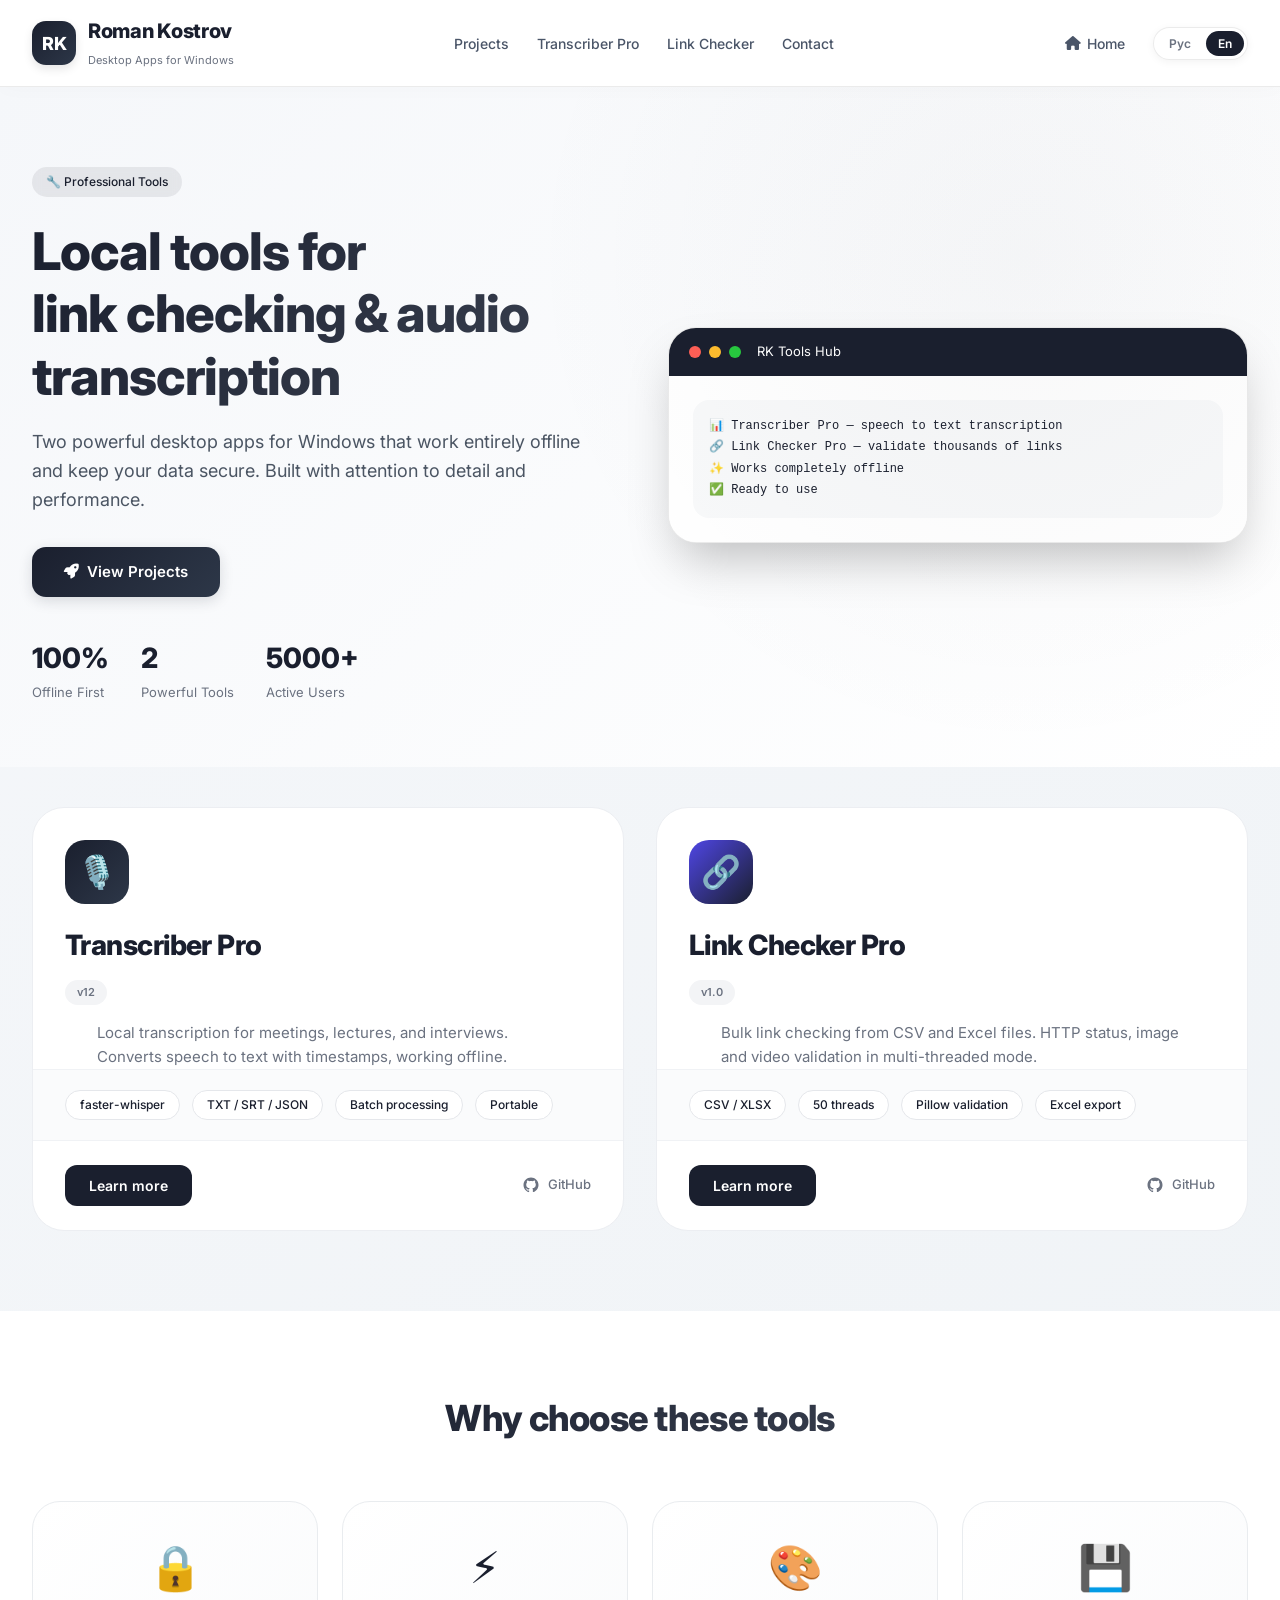
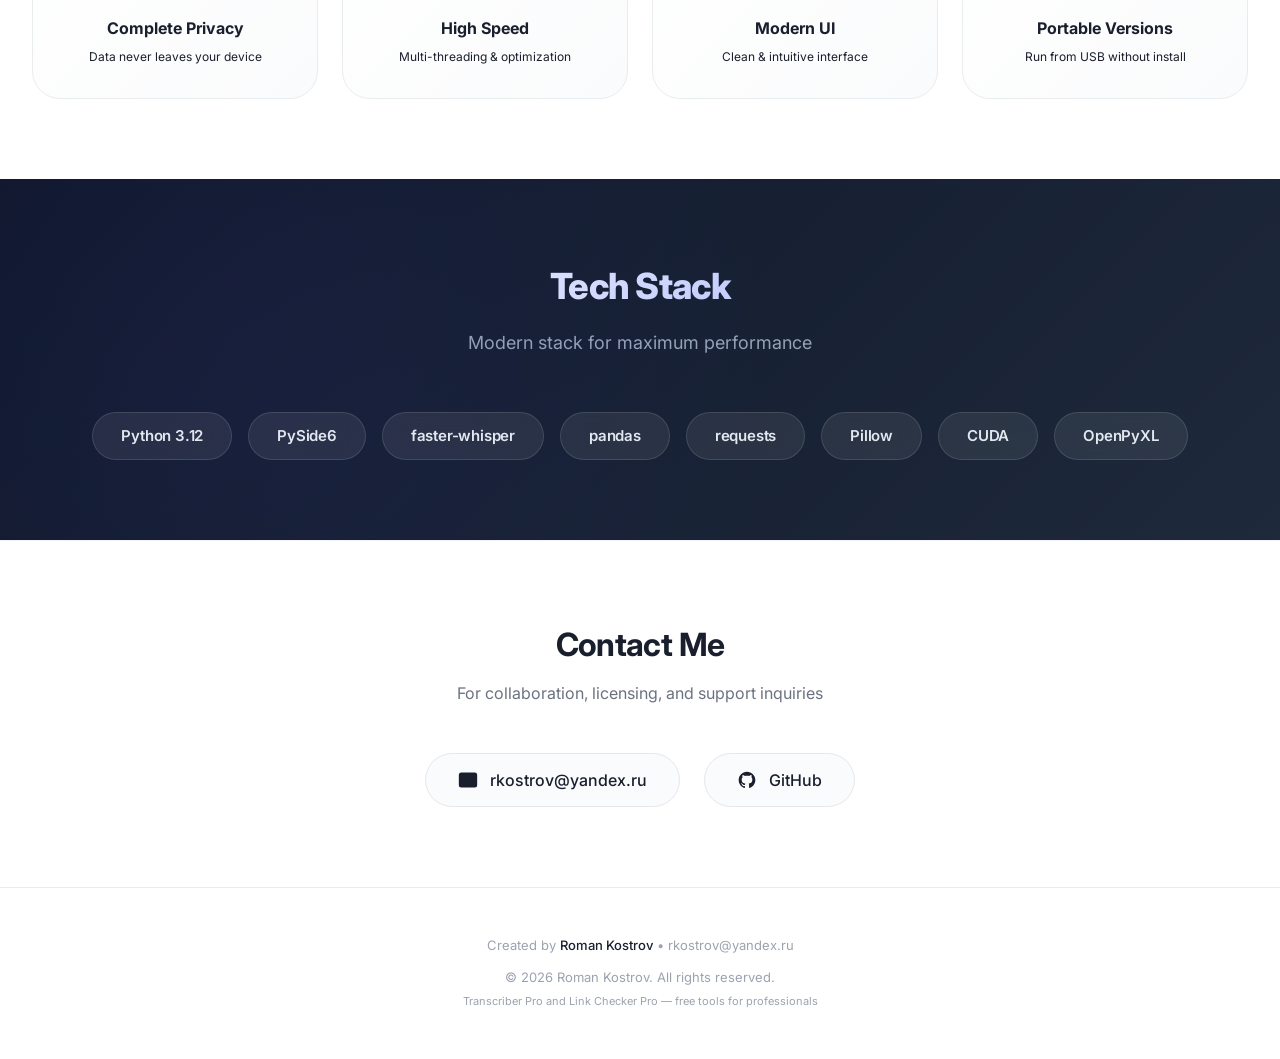
<file: index.html>
<!DOCTYPE html>
<html lang="ru">
<head>
    <meta charset="UTF-8">
    <meta name="viewport" content="width=device-width, initial-scale=1.0, viewport-fit=cover">
    <meta name="description" content="Roman Kostrov — Transcriber Pro и Link Checker Pro. Мощные локальные инструменты для транскрибации речи и проверки ссылок">
    <title>Roman Kostrov — Transcriber Pro & Link Checker Pro</title>
    <link href="https://fonts.googleapis.com/css2?family=Inter:opsz,wght@14..32,300;400;500;600;700;800&display=swap" rel="stylesheet">
    <link rel="stylesheet" href="https://cdnjs.cloudflare.com/ajax/libs/font-awesome/6.5.1/css/all.min.css">
    <link rel="stylesheet" href="styles.css">
    <!-- Yandex.Metrika counter -->
<script type="text/javascript">
    (function(m,e,t,r,i,k,a){
        m[i]=m[i]||function(){(m[i].a=m[i].a||[]).push(arguments)};
        m[i].l=1*new Date();
        for (var j = 0; j < document.scripts.length; j++) {if (document.scripts[j].src === r) { return; }}
        k=e.createElement(t),a=e.getElementsByTagName(t)[0],k.async=1,k.src=r,a.parentNode.insertBefore(k,a)
    })(window, document,'script','https://mc.yandex.ru/metrika/tag.js?id=109370089', 'ym');

    ym(109370089, 'init', {ssr:true, webvisor:true, clickmap:true, ecommerce:"dataLayer", referrer: document.referrer, url: location.href, accurateTrackBounce:true, trackLinks:true});
</script>
<noscript><div><img src="https://mc.yandex.ru/watch/109370089" style="position:absolute; left:-9999px;" alt="" /></div></noscript>
<!-- /Yandex.Metrika counter -->
</head>
<body class="lang-ru">
    <header class="header">
        <div class="container">
            <div class="header-inner">
                <a href="/index.html" class="logo">
                    <div class="logo-icon">RK</div>
                    <div class="logo-text">
                        <h1>Roman Kostrov</h1>
                        <p class="lang-inline-ru">Desktop-приложения для Windows</p>
                        <p class="lang-inline-en">Desktop Apps for Windows</p>
                    </div>
                </a>
                <div class="nav">
                    <a href="#projects" class="lang-inline-ru">Проекты</a>
                    <a href="#projects" class="lang-inline-en">Projects</a>
                    <a href="transcriber.html" class="lang-inline-ru">Transcriber Pro</a>
                    <a href="transcriber.html" class="lang-inline-en">Transcriber Pro</a>
                    <a href="linkchecker.html" class="lang-inline-ru">Link Checker</a>
                    <a href="linkchecker.html" class="lang-inline-en">Link Checker</a>
                    <a href="#contact" class="lang-inline-ru">Контакты</a>
                    <a href="#contact" class="lang-inline-en">Contact</a>
                </div>
                <div class="header-controls">
                    <a href="/index.html" class="home-btn">
                        <i class="fas fa-home"></i>
                        <span class="lang-inline-ru">Главная</span>
                        <span class="lang-inline-en">Home</span>
                    </a>
                    <div class="lang-switch">
                        <button class="lang-option active" data-lang="ru">Рус</button>
                        <button class="lang-option" data-lang="en">En</button>
                    </div>
                </div>
            </div>
        </div>
    </header>

    <main>
        <section class="hero">
            <div class="container">
                <div class="hero-grid">
                    <div>
                        <span class="hero-badge lang-inline-ru">🔧 Инструменты для профессионалов</span>
                        <span class="hero-badge lang-inline-en">🔧 Professional Tools</span>
                        
                        <h2 class="lang-block-ru">Локальные инструменты<br>для работы со ссылками и аудио</h2>
                        <h2 class="lang-block-en">Local tools for<br>link checking & audio transcription</h2>
                        
                        <p class="lang-block-ru">Два мощных desktop-приложения для Windows, которые работают полностью локально и сохраняют ваши данные в безопасности. Создано с вниманием к деталям и производительности.</p>
                        <p class="lang-block-en">Two powerful desktop apps for Windows that work entirely offline and keep your data secure. Built with attention to detail and performance.</p>
                        
                        <div>
                            <a href="#projects" class="btn-primary">
                                <i class="fas fa-rocket"></i>
                                <span class="lang-inline-ru">Смотреть проекты</span>
                                <span class="lang-inline-en">View Projects</span>
                            </a>
                        </div>
                        <div class="hero-stats">
                            <div>
                                <div class="stat-number">100%</div>
                                <div class="stat-label lang-inline-ru">Локальная работа</div>
                                <div class="stat-label lang-inline-en">Offline First</div>
                            </div>
                            <div>
                                <div class="stat-number">2</div>
                                <div class="stat-label lang-inline-ru">Мощных инструмента</div>
                                <div class="stat-label lang-inline-en">Powerful Tools</div>
                            </div>
                            <div>
                                <div class="stat-number">5000+</div>
                                <div class="stat-label lang-inline-ru">Активных пользователей</div>
                                <div class="stat-label lang-inline-en">Active Users</div>
                            </div>
                        </div>
                    </div>
                    <div class="hero-image">
                        <div class="mockup-header">
                            <div class="mockup-dot"></div>
                            <div class="mockup-dot"></div>
                            <div class="mockup-dot"></div>
                            <span style="margin-left: 8px; font-size: 13px;">RK Tools Hub</span>
                        </div>
                        <div class="mockup-body">
                            <div class="mockup-text">
                                <span class="lang-block-ru">📊 Transcriber Pro — транскрибация речи в текст<br></span>
                                <span class="lang-block-en">📊 Transcriber Pro — speech to text transcription<br></span>
                                <span class="lang-block-ru">🔗 Link Checker Pro — валидация тысяч ссылок<br></span>
                                <span class="lang-block-en">🔗 Link Checker Pro — validate thousands of links<br></span>
                                <span class="lang-block-ru">✨ Работает полностью локально<br></span>
                                <span class="lang-block-en">✨ Works completely offline<br></span>
                                <span class="lang-block-ru">✅️ Готово к использованию<br></span>
                                <span class="lang-block-en">✅️ Ready to use<br></span>
                            </div>
                        </div>
                    </div>
                </div>
            </div>
        </section>

<section class="projects" id="projects">
    <div class="container">
        <div class="projects-grid">
            <div class="project-card">
                <div class="project-header">
                    <div class="project-icon transcriber">🎙️</div>
                    <h3>Transcriber Pro</h3>
                    <span class="project-tag">v12</span>
                    <div class="project-description">
                        <p class="lang-block-ru">Локальная транскрибация встреч, лекций и интервью. Превращает речь в текст с таймкодами, работая без интернета.</p>
                        <p class="lang-block-en">Local transcription for meetings, lectures, and interviews. Converts speech to text with timestamps, working offline.</p>
                    </div>
                </div>
                <div class="project-features">
                    <span class="feature-tag">faster-whisper</span>
                    <span class="feature-tag">TXT / SRT / JSON</span>
                    <!-- Для русского: Батч-обработка, для английского: Batch processing -->
                    <span class="feature-tag lang-inline-ru">Батч-обработка</span>
                    <span class="feature-tag lang-inline-en">Batch processing</span>
                    <!-- Для русского: Портативная версия, для английского: Portable -->
                    <span class="feature-tag lang-inline">Portable</span>
                </div>
                <div class="project-footer">
                    <a href="transcriber.html" class="btn-project lang-inline-ru">Подробнее</a>
                    <a href="transcriber.html" class="btn-project lang-inline-en">Learn more</a>
                    <a href="https://github.com/romankostrov/transcriber" class="github-link" target="_blank">
                        <svg viewBox="0 0 24 24" fill="currentColor" width="18" height="18">
                            <path d="M12 2C6.48 2 2 6.48 2 12c0 4.42 2.87 8.17 6.84 9.49.5.09.68-.21.68-.48 0-.24-.01-.88-.01-1.72-2.78.6-3.37-1.34-3.37-1.34-.46-1.16-1.11-1.47-1.11-1.47-.91-.62.07-.61.07-.61 1.01.07 1.54 1.03 1.54 1.03.89 1.52 2.34 1.08 2.91.83.09-.65.35-1.09.63-1.34-2.22-.25-4.55-1.11-4.55-4.94 0-1.09.39-1.98 1.03-2.68-.1-.25-.45-1.28.1-2.66 0 0 .84-.27 2.75 1.02.8-.22 1.65-.33 2.5-.33.85 0 1.7.11 2.5.33 1.91-1.29 2.75-1.02 2.75-1.02.55 1.38.2 2.41.1 2.66.64.7 1.03 1.59 1.03 2.68 0 3.84-2.34 4.68-4.57 4.93.36.31.68.92.68 1.85 0 1.34-.01 2.42-.01 2.75 0 .27.18.58.69.48C19.13 20.17 22 16.42 22 12c0-5.52-4.48-10-10-10z"/>
                        </svg>
                        GitHub
                    </a>
                </div>
            </div>

            <div class="project-card">
                <div class="project-header">
                    <div class="project-icon linkchecker">🔗</div>
                    <h3>Link Checker Pro</h3>
                    <span class="project-tag">v1.0</span>
                    <div class="project-description">
                        <p class="lang-block-ru">Массовая проверка ссылок из CSV и Excel. HTTP статусы, валидация изображений и видео в многопоточном режиме.</p>
                        <p class="lang-block-en">Bulk link checking from CSV and Excel files. HTTP status, image and video validation in multi-threaded mode.</p>
                    </div>
                </div>
                <div class="project-features">
                    <span class="feature-tag">CSV / XLSX</span>
                    <span class="feature-tag">50 <span class="lang-inline-ru">потоков</span><span class="lang-inline-en">threads</span></span>
                    <span class="feature-tag lang-inline-ru">Pillow проверка</span>
                    <span class="feature-tag lang-inline-en">Pillow validation</span>
                    <span class="feature-tag lang-inline-ru">Экспорт Excel</span>
                    <span class="feature-tag lang-inline-en">Excel export</span>
                    <!-- Добавляем幽灵-элементы для сохранения высоты -->
                    <span class="feature-tag lang-en ghost-tag" style="visibility: hidden; pointer-events: none;">&nbsp;</span>
                </div>
                <div class="project-footer">
                    <a href="linkchecker.html" class="btn-project lang-inline-ru">Подробнее</a>
                    <a href="linkchecker.html" class="btn-project lang-inline-en">Learn more</a>
                    <a href="https://github.com/romankostrov/urlcheckin" class="github-link" target="_blank">
                        <svg viewBox="0 0 24 24" fill="currentColor" width="18" height="18">
                            <path d="M12 2C6.48 2 2 6.48 2 12c0 4.42 2.87 8.17 6.84 9.49.5.09.68-.21.68-.48 0-.24-.01-.88-.01-1.72-2.78.6-3.37-1.34-3.37-1.34-.46-1.16-1.11-1.47-1.11-1.47-.91-.62.07-.61.07-.61 1.01.07 1.54 1.03 1.54 1.03.89 1.52 2.34 1.08 2.91.83.09-.65.35-1.09.63-1.34-2.22-.25-4.55-1.11-4.55-4.94 0-1.09.39-1.98 1.03-2.68-.1-.25-.45-1.28.1-2.66 0 0 .84-.27 2.75 1.02.8-.22 1.65-.33 2.5-.33.85 0 1.7.11 2.5.33 1.91-1.29 2.75-1.02 2.75-1.02.55 1.38.2 2.41.1 2.66.64.7 1.03 1.59 1.03 2.68 0 3.84-2.34 4.68-4.57 4.93.36.31.68.92.68 1.85 0 1.34-.01 2.42-.01 2.75 0 .27.18.58.69.48C19.13 20.17 22 16.42 22 12c0-5.52-4.48-10-10-10z"/>
                        </svg>
                        GitHub
                    </a>
                </div>
            </div>
        </div>
    </div>
</section>

        <section class="highlights">
            <div class="container">
                <div class="section-header">
                    <h3 class="lang-block-ru">Почему выбирают эти инструменты</h3>
                    <h3 class="lang-block-en">Why choose these tools</h3>
                </div>
                <div class="highlights-grid">
                    <div class="highlight-card">
                        <div class="highlight-icon">🔒</div>
                        <h4 class="lang-block-ru">Полная конфиденциальность</h4>
                        <h4 class="lang-block-en">Complete Privacy</h4>
                        <p class="lang-block-ru" style="font-size: 12px; margin-top: 8px;">Данные не покидают ваш компьютер</p>
                        <p class="lang-block-en" style="font-size: 12px; margin-top: 8px;">Data never leaves your device</p>
                    </div>
                    <div class="highlight-card">
                        <div class="highlight-icon">⚡</div>
                        <h4 class="lang-block-ru">Высокая скорость</h4>
                        <h4 class="lang-block-en">High Speed</h4>
                        <p class="lang-block-ru" style="font-size: 12px; margin-top: 8px;">Многопоточность и оптимизация</p>
                        <p class="lang-block-en" style="font-size: 12px; margin-top: 8px;">Multi-threading & optimization</p>
                    </div>
                    <div class="highlight-card">
                        <div class="highlight-icon">🎨</div>
                        <h4 class="lang-block-ru">Современный UI</h4>
                        <h4 class="lang-block-en">Modern UI</h4>
                        <p class="lang-block-ru" style="font-size: 12px; margin-top: 8px;">Приятный и интуитивный интерфейс</p>
                        <p class="lang-block-en" style="font-size: 12px; margin-top: 8px;">Clean & intuitive interface</p>
                    </div>
                    <div class="highlight-card">
                        <div class="highlight-icon">💾</div>
                        <h4 class="lang-block-ru">Portable версии</h4>
                        <h4 class="lang-block-en">Portable Versions</h4>
                        <p class="lang-block-ru" style="font-size: 12px; margin-top: 8px;">Работайте с флешки без установки</p>
                        <p class="lang-block-en" style="font-size: 12px; margin-top: 8px;">Run from USB without install</p>
                    </div>
                </div>
            </div>
        </section>

        <!-- НОВАЯ СЕКЦИЯ ТЕХНОЛОГИЙ — тёмный фон, бейджи с эффектом стекла -->
        <section class="tech-stack">
            <div class="container">
                <div class="section-header">
                    <h3 class="lang-block-ru">Технологии</h3>
                    <h3 class="lang-block-en">Tech Stack</h3>
                    <p class="lang-block-ru">Современный стек для максимальной производительности</p>
                    <p class="lang-block-en">Modern stack for maximum performance</p>
                </div>
                <div class="tech-badges">
                    <span class="tech-badge">Python 3.12</span>
                    <span class="tech-badge">PySide6</span>
                    <span class="tech-badge">faster-whisper</span>
                    <span class="tech-badge">pandas</span>
                    <span class="tech-badge">requests</span>
                    <span class="tech-badge">Pillow</span>
                    <span class="tech-badge">CUDA</span>
                    <span class="tech-badge">OpenPyXL</span>
                </div>
            </div>
        </section>

        <!-- НОВАЯ СЕКЦИЯ КОНТАКТОВ — минималистичная, светлая -->
        <section class="contact" id="contact">
            <div class="container">
                <h3 class="lang-block-ru">Связаться со мной</h3>
                <h3 class="lang-block-en">Contact Me</h3>
                <div class="section-subtitle">
                    <span class="lang-block-ru">По вопросам сотрудничества, лицензирования и поддержки</span>
                    <span class="lang-block-en">For collaboration, licensing, and support inquiries</span>
                </div>
                
                <div class="contact-links">
                    <a href="mailto:rkostrov@yandex.ru" class="contact-item">
                        <svg viewBox="0 0 24 24" fill="none" stroke="currentColor" stroke-width="2" width="20" height="20">
                            <path d="M4 4h16c1.1 0 2 .9 2 2v12c0 1.1-.9 2-2 2H4c-1.1 0-2-.9-2-2V6c0-1.1.9-2 2-2z"/>
                            <polyline points="22,6 12,13 2,6"/>
                        </svg>
                        rkostrov@yandex.ru
                    </a>
                    <a href="https://github.com/romankostrov" class="contact-item" target="_blank">
                        <svg viewBox="0 0 24 24" fill="currentColor" width="20" height="20">
                            <path d="M12 2C6.48 2 2 6.48 2 12c0 4.42 2.87 8.17 6.84 9.49.5.09.68-.21.68-.48 0-.24-.01-.88-.01-1.72-2.78.6-3.37-1.34-3.37-1.34-.46-1.16-1.11-1.47-1.11-1.47-.91-.62.07-.61.07-.61 1.01.07 1.54 1.03 1.54 1.03.89 1.52 2.34 1.08 2.91.83.09-.65.35-1.09.63-1.34-2.22-.25-4.55-1.11-4.55-4.94 0-1.09.39-1.98 1.03-2.68-.1-.25-.45-1.28.1-2.66 0 0 .84-.27 2.75 1.02.8-.22 1.65-.33 2.5-.33.85 0 1.7.11 2.5.33 1.91-1.29 2.75-1.02 2.75-1.02.55 1.38.2 2.41.1 2.66.64.7 1.03 1.59 1.03 2.68 0 3.84-2.34 4.68-4.57 4.93.36.31.68.92.68 1.85 0 1.34-.01 2.42-.01 2.75 0 .27.18.58.69.48C19.13 20.17 22 16.42 22 12c0-5.52-4.48-10-10-10z"/>
                        </svg>
                        GitHub
                    </a>
                </div>
            </div>
        </section>
    </main>

    <div id="footer-placeholder"></div>

    <script>
        fetch('footer.html')
            .then(response => response.text())
            .then(data => document.getElementById('footer-placeholder').innerHTML = data)
            .catch(console.error);

        const langButtons = document.querySelectorAll('.lang-option');
        function setLanguage(lang) {
            langButtons.forEach(btn => {
                if (btn.getAttribute('data-lang') === lang) btn.classList.add('active');
                else btn.classList.remove('active');
            });
            if (lang === 'en') {
                document.body.classList.remove('lang-ru');
                document.body.classList.add('lang-en');
                localStorage.setItem('rk-lang', 'en');
                document.documentElement.lang = 'en';
            } else {
                document.body.classList.remove('lang-en');
                document.body.classList.add('lang-ru');
                localStorage.setItem('rk-lang', 'ru');
                document.documentElement.lang = 'ru';
            }
        }
        langButtons.forEach(btn => btn.addEventListener('click', () => setLanguage(btn.getAttribute('data-lang'))));
        const savedLang = localStorage.getItem('rk-lang');
        if (savedLang === 'en') setLanguage('en');
        else if (savedLang === 'ru') setLanguage('ru');
        else setLanguage(navigator.language?.startsWith('en') ? 'en' : 'ru');

        document.querySelectorAll('a[href^="#"]').forEach(anchor => {
            anchor.addEventListener('click', function(e) {
                const target = document.querySelector(this.getAttribute('href'));
                if (target) { e.preventDefault(); target.scrollIntoView({ behavior: 'smooth' }); }
            });
        });
    </script>
</body>
</html>
</file>
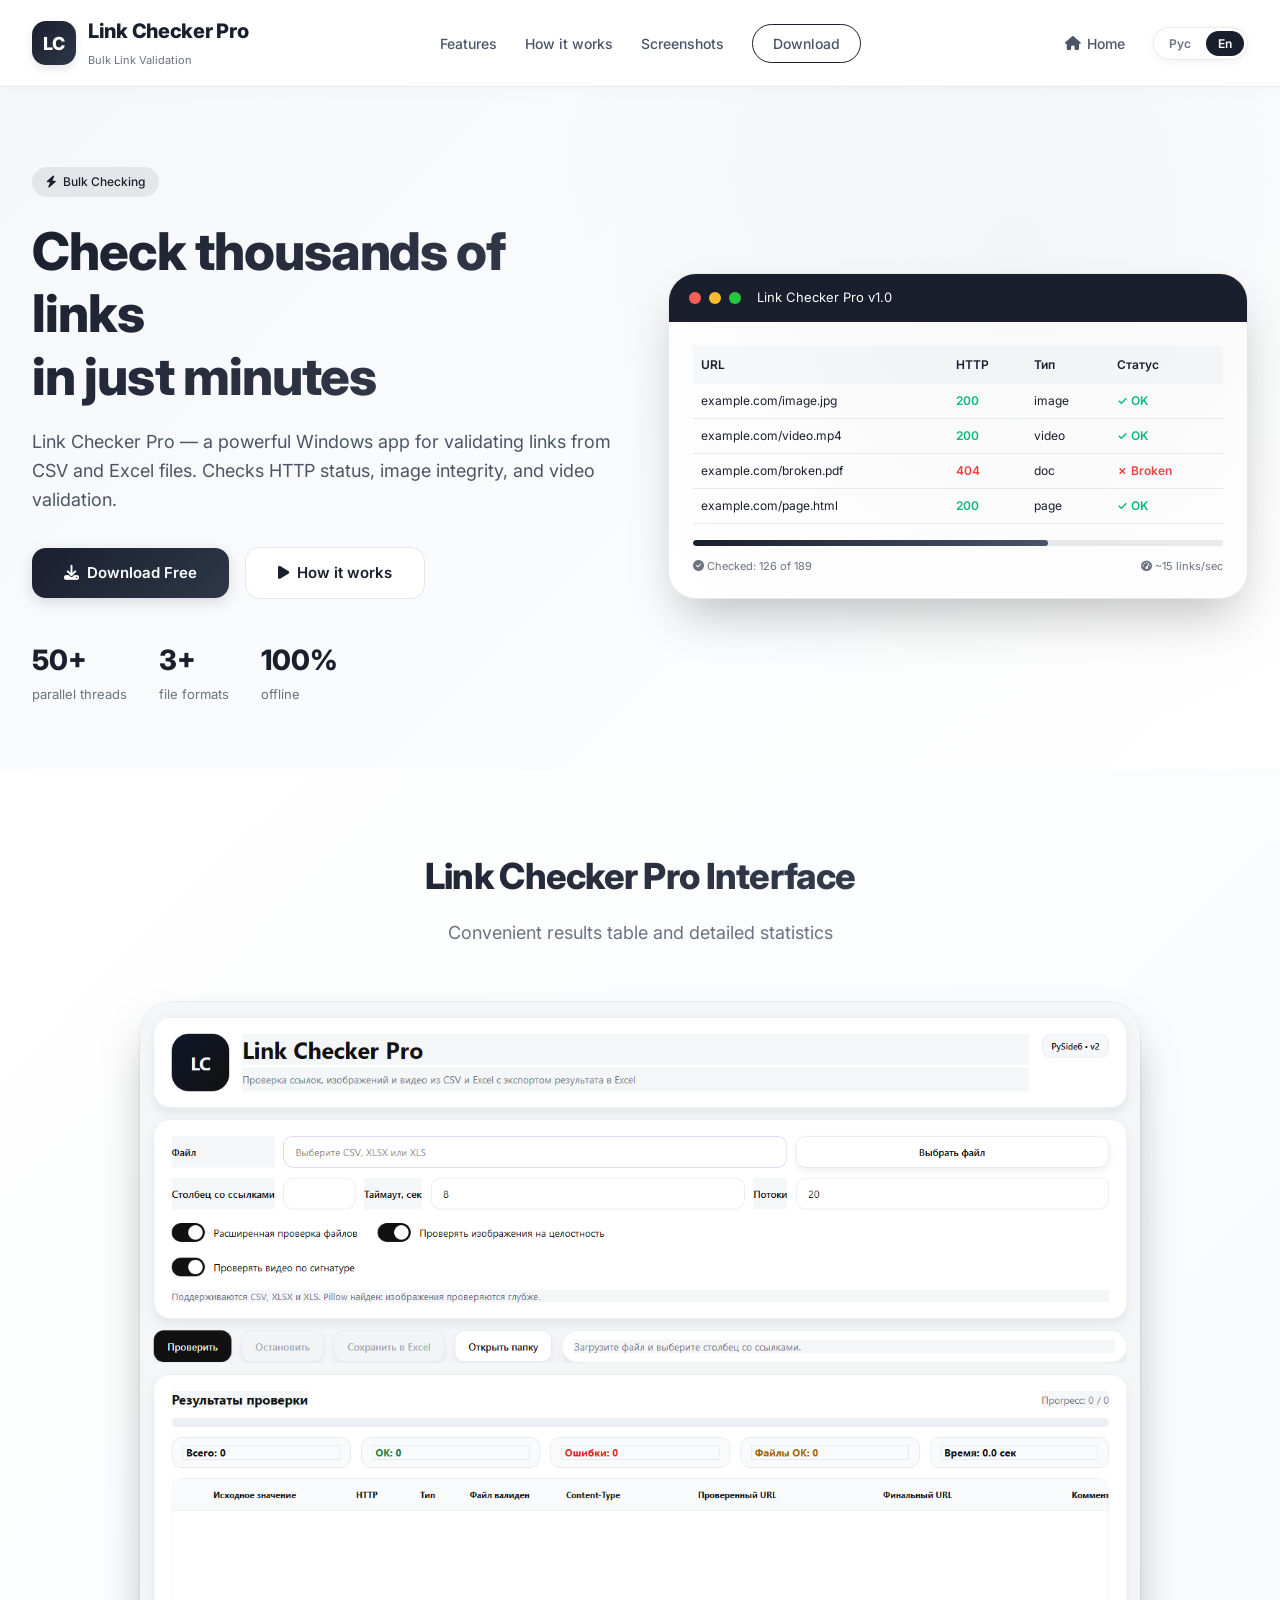
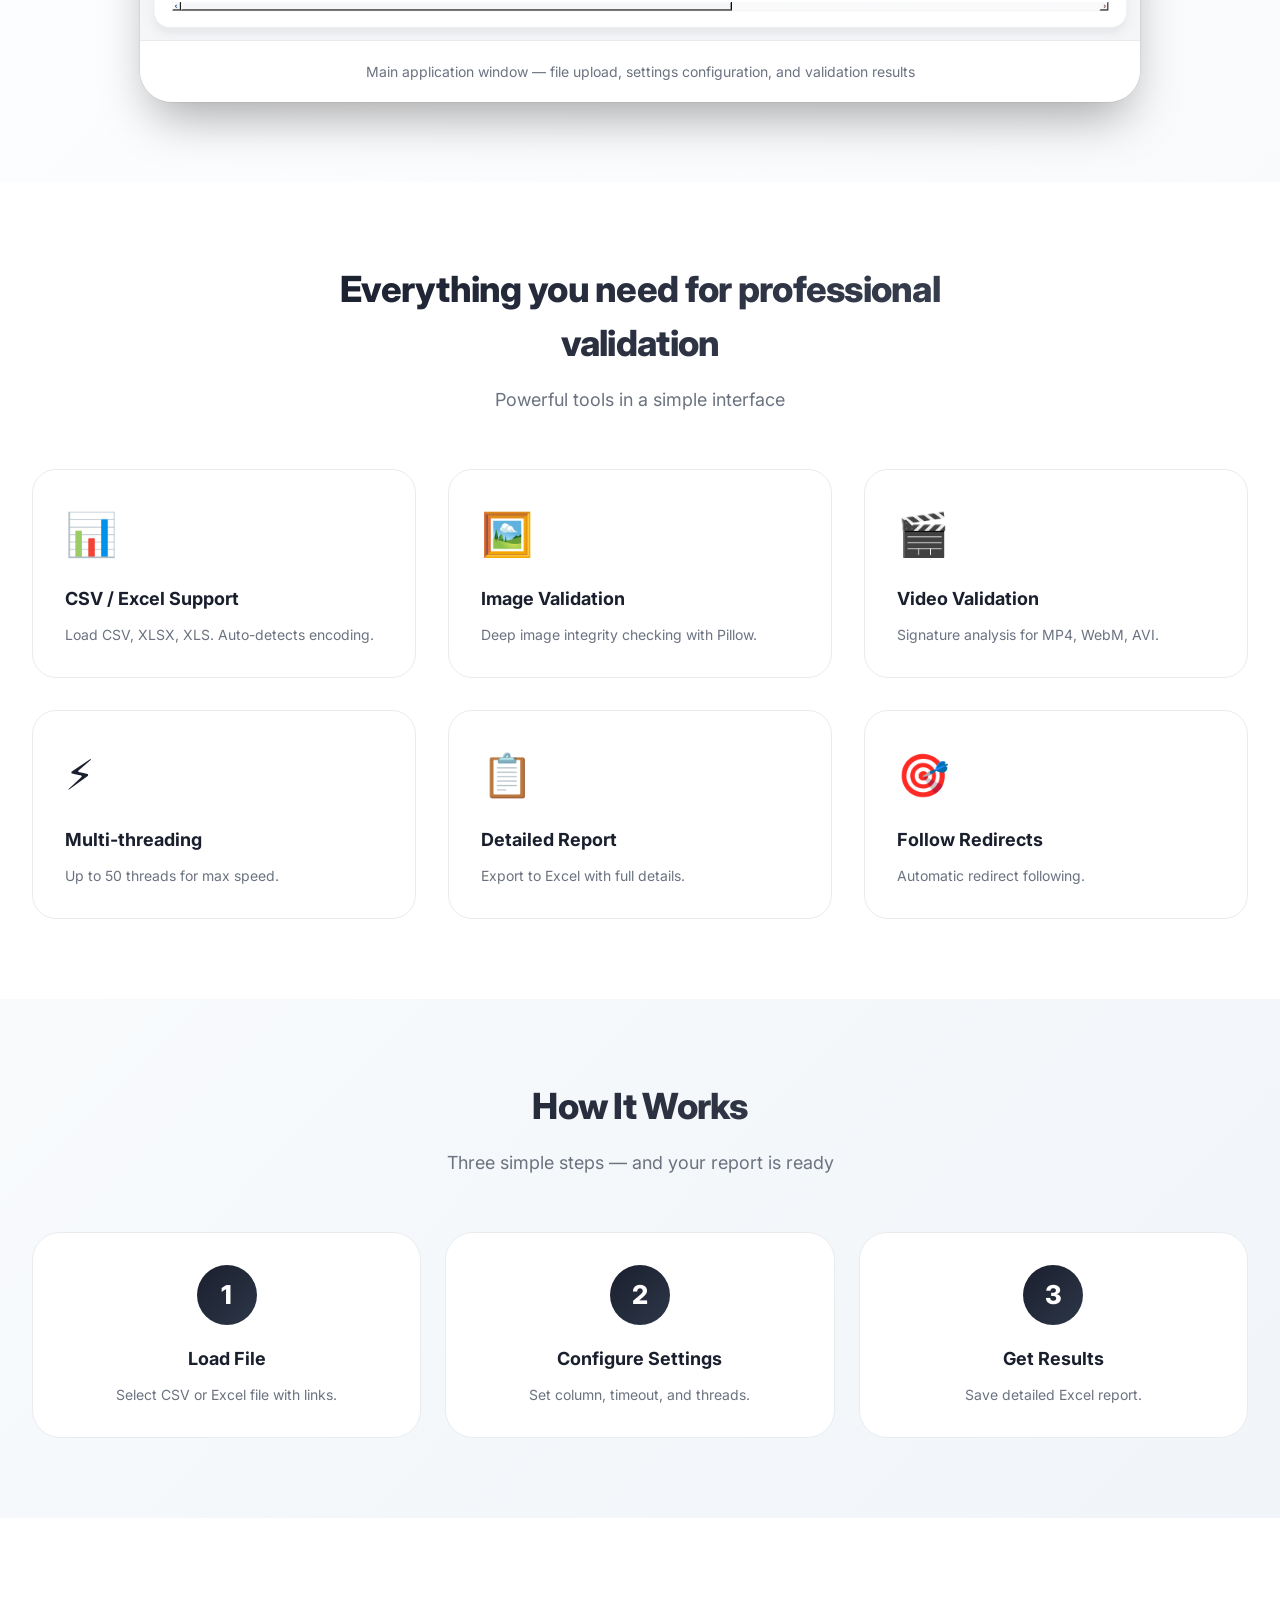
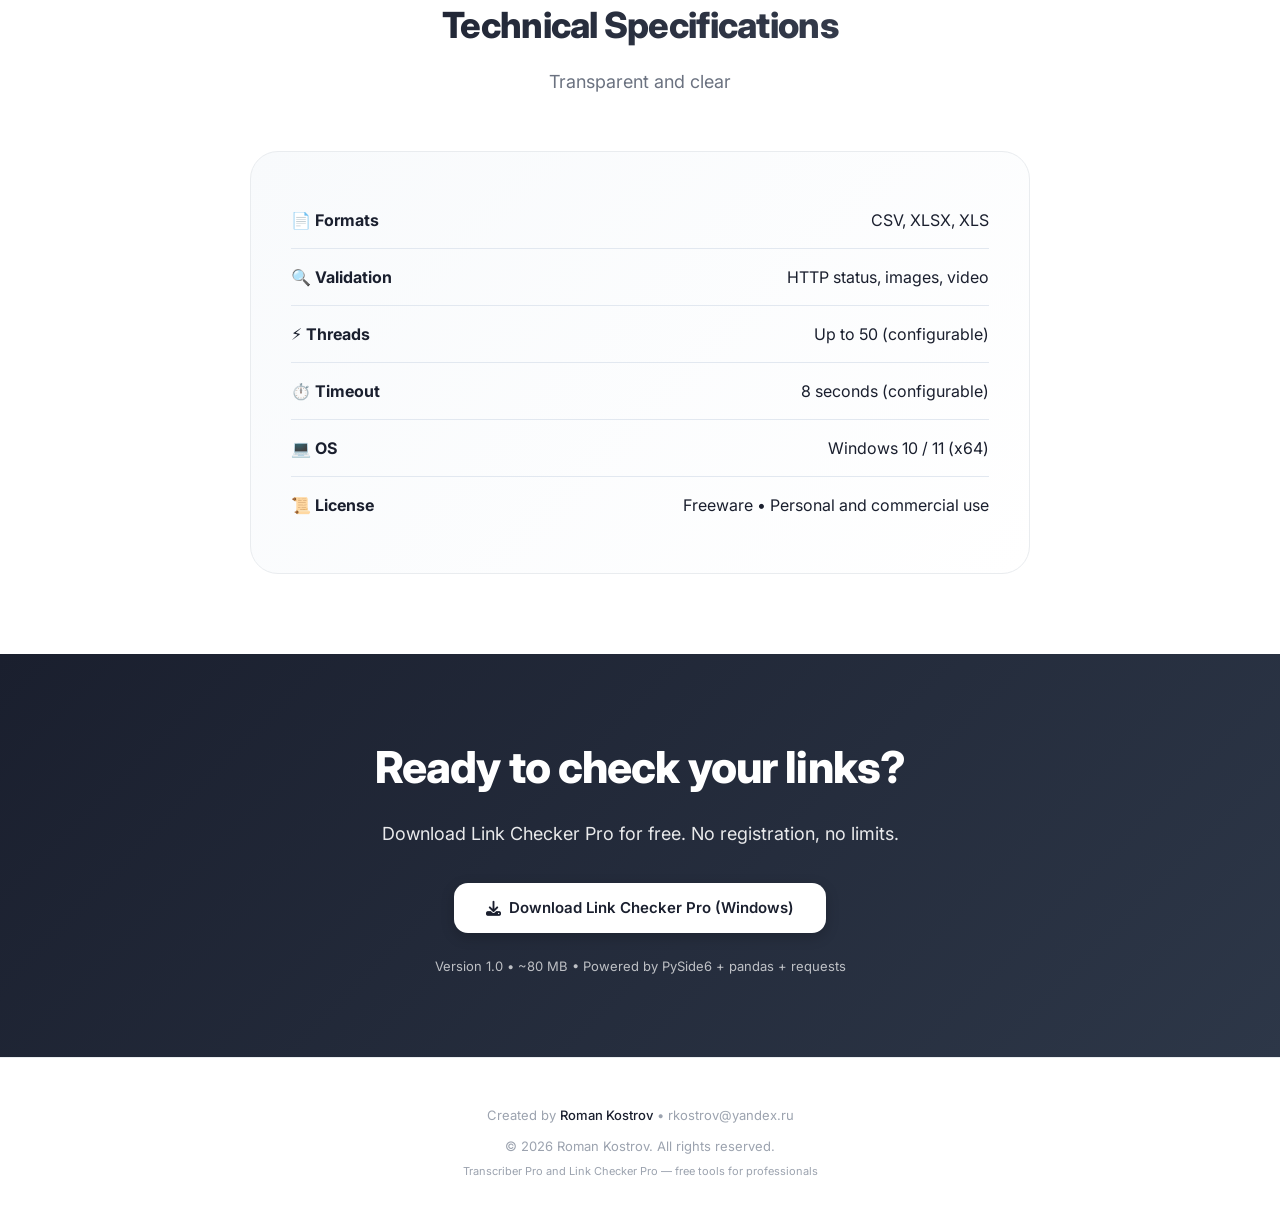
<file: linkchecker.html>
<!DOCTYPE html>
<html lang="ru">
<head>
    <meta charset="UTF-8">
    <meta name="viewport" content="width=device-width, initial-scale=1.0, viewport-fit=cover">
    <meta name="description" content="Link Checker Pro - мощное приложение для массовой проверки ссылок, изображений и видео из CSV/Excel файлов">
    <title>Link Checker Pro — Массовая проверка ссылок из CSV и Excel</title>
    <link href="https://fonts.googleapis.com/css2?family=Inter:opsz,wght@14..32,300;400;500;600;700;800&display=swap" rel="stylesheet">
    <link rel="stylesheet" href="https://cdnjs.cloudflare.com/ajax/libs/font-awesome/6.5.1/css/all.min.css">
    <link rel="stylesheet" href="styles.css">
    <!-- Yandex.Metrika counter -->
<script type="text/javascript">
    (function(m,e,t,r,i,k,a){
        m[i]=m[i]||function(){(m[i].a=m[i].a||[]).push(arguments)};
        m[i].l=1*new Date();
        for (var j = 0; j < document.scripts.length; j++) {if (document.scripts[j].src === r) { return; }}
        k=e.createElement(t),a=e.getElementsByTagName(t)[0],k.async=1,k.src=r,a.parentNode.insertBefore(k,a)
    })(window, document,'script','https://mc.yandex.ru/metrika/tag.js?id=109370089', 'ym');

    ym(109370089, 'init', {ssr:true, webvisor:true, clickmap:true, ecommerce:"dataLayer", referrer: document.referrer, url: location.href, accurateTrackBounce:true, trackLinks:true});
</script>
<noscript><div><img src="https://mc.yandex.ru/watch/109370089" style="position:absolute; left:-9999px;" alt="" /></div></noscript>
<!-- /Yandex.Metrika counter -->
</head>
<body class="lang-ru">
    <header class="header">
        <div class="container">
            <div class="header-inner">
                <a href="/index.html" class="logo">
                    <div class="logo-icon">LC</div>
                    <div class="logo-text">
                        <h1>Link Checker Pro</h1>
                        <p class="lang-inline-ru">Массовая проверка ссылок</p>
                        <p class="lang-inline-en">Bulk Link Validation</p>
                    </div>
                </a>
                <div class="nav">
                    <a href="#features" class="lang-inline-ru">Возможности</a>
                    <a href="#features" class="lang-inline-en">Features</a>
                    <a href="#howitworks" class="lang-inline-ru">Как работает</a>
                    <a href="#howitworks" class="lang-inline-en">How it works</a>
                    <a href="#screenshot" class="lang-inline-ru">Скриншоты</a>
                    <a href="#screenshot" class="lang-inline-en">Screenshots</a>
                    <a href="#download" class="btn-outline lang-inline-ru">Скачать</a>
                    <a href="#download" class="btn-outline lang-inline-en">Download</a>
                </div>
                <div class="header-controls">
                    <a href="/index.html" class="home-btn">
                        <i class="fas fa-home"></i>
                        <span class="lang-inline-ru">Главная</span>
                        <span class="lang-inline-en">Home</span>
                    </a>
                    <div class="lang-switch">
                        <button class="lang-option active" data-lang="ru">Рус</button>
                        <button class="lang-option" data-lang="en">En</button>
                    </div>
                </div>
            </div>
        </div>
    </header>

    <main>
        <!-- Hero Section -->
        <section class="hero">
            <div class="container">
                <div class="hero-grid">
                    <div>
                        <span class="hero-badge">
                            <i class="fas fa-bolt"></i>
                            <span class="lang-inline-ru">Массовая проверка</span>
                            <span class="lang-inline-en">Bulk Checking</span>
                        </span>
                        <h2 class="lang-block-ru">Проверьте тысячи ссылок<br>за считанные минуты</h2>
                        <h2 class="lang-block-en">Check thousands of links<br>in just minutes</h2>
                        <p class="lang-block-ru">Link Checker Pro — мощное Windows-приложение для валидации ссылок из CSV и Excel. Проверяет HTTP статусы, целостность изображений и видео.</p>
                        <p class="lang-block-en">Link Checker Pro — a powerful Windows app for validating links from CSV and Excel files. Checks HTTP status, image integrity, and video validation.</p>
                        <div>
                            <a href="#download" class="btn-primary" style="margin-right: 12px;">
                                <i class="fas fa-download"></i>
                                <span class="lang-inline-ru">Скачать бесплатно</span>
                                <span class="lang-inline-en">Download Free</span>
                            </a>
                            <a href="#howitworks" class="btn-secondary">
                                <i class="fas fa-play"></i>
                                <span class="lang-inline-ru">Как работает</span>
                                <span class="lang-inline-en">How it works</span>
                            </a>
                        </div>
                        <div class="hero-stats">
                            <div>
                                <div class="stat-number">50+</div>
                                <div class="stat-label lang-inline-ru">потоков параллельно</div>
                                <div class="stat-label lang-inline-en">parallel threads</div>
                            </div>
                            <div>
                                <div class="stat-number">3+</div>
                                <div class="stat-label lang-inline-ru">формата файлов</div>
                                <div class="stat-label lang-inline-en">file formats</div>
                            </div>
                            <div>
                                <div class="stat-number">100%</div>
                                <div class="stat-label lang-inline-ru">локально</div>
                                <div class="stat-label lang-inline-en">offline</div>
                            </div>
                        </div>
                    </div>
                    <div class="hero-image">
                        <div class="mockup-header">
                            <div class="mockup-dot"></div>
                            <div class="mockup-dot"></div>
                            <div class="mockup-dot"></div>
                            <span style="margin-left: 8px; font-size: 13px;">Link Checker Pro v1.0</span>
                        </div>
                        <div class="mockup-body">
                            <table class="mockup-table">
                                <thead>
                                    <tr>
                                        <th>URL</th>
                                        <th>HTTP</th>
                                        <th>Тип</th>
                                        <th>Статус</th>
                                    </tr>
                                </thead>
                                <tbody>
                                    <tr>
                                        <td>example.com/image.jpg</td>
                                        <td class="status-ok">200</td>
                                        <td>image</td>
                                        <td class="status-ok">✓ OK</td>
                                    </tr>
                                    <tr>
                                        <td>example.com/video.mp4</td>
                                        <td class="status-ok">200</td>
                                        <td>video</td>
                                        <td class="status-ok">✓ OK</td>
                                    </tr>
                                    <tr>
                                        <td>example.com/broken.pdf</td>
                                        <td class="status-bad">404</td>
                                        <td>doc</td>
                                        <td class="status-bad">✗ Broken</td>
                                    </tr>
                                    <tr>
                                        <td>example.com/page.html</td>
                                        <td class="status-ok">200</td>
                                        <td>page</td>
                                        <td class="status-ok">✓ OK</td>
                                    </tr>
                                </tbody>
                            </table>
                            <div class="progress-bar">
                                <div class="progress-fill"></div>
                            </div>
                            <div style="margin-top: 12px; display: flex; justify-content: space-between; font-size: 11px; color: #6b7280;">
                                <span>
                                    <i class="fas fa-check-circle"></i>
                                    <span class="lang-inline-ru">Проверено: 126 из 189</span>
                                    <span class="lang-inline-en">Checked: 126 of 189</span>
                                </span>
                                <span>
                                    <i class="fas fa-tachometer-alt"></i>
                                    <span class="lang-inline-ru">~15 ссылок/сек</span>
                                    <span class="lang-inline-en">~15 links/sec</span>
                                </span>
                            </div>
                        </div>
                    </div>
                </div>
            </div>
        </section>

        <!-- SCREENSHOT SECTION - место для скриншота -->
        <section class="screenshot-section" id="screenshot">
            <div class="container">
                <div class="section-header">
                    <h3 class="lang-block-ru">Интерфейс Link Checker Pro</h3>
                    <h3 class="lang-block-en">Link Checker Pro Interface</h3>
                    <p class="lang-block-ru">Удобная таблица результатов и детальная статистика</p>
                    <p class="lang-block-en">Convenient results table and detailed statistics</p>
                </div>
                <div class="screenshot-container">
                    <img src="/LinkChecker_img.png" alt="Link Checker Pro Screenshot" class="screenshot-img" onerror="this.src='https://placehold.co/1000x600/1a1f2e/ffffff?text=Link+Checker+Pro+Screenshot'">
                    <div class="screenshot-caption">
                        <span class="lang-inline-ru">Главное окно приложения — загрузка файла, настройка параметров и результаты проверки</span>
                        <span class="lang-inline-en">Main application window — file upload, settings configuration, and validation results</span>
                    </div>
                </div>
            </div>
        </section>

        <!-- Features Section -->
        <section class="features" id="features">
            <div class="container">
                <div class="section-header">
                    <h3 class="lang-block-ru">Всё, что нужно для профессиональной валидации</h3>
                    <h3 class="lang-block-en">Everything you need for professional validation</h3>
                    <p class="lang-block-ru">Мощные инструменты в простом интерфейсе</p>
                    <p class="lang-block-en">Powerful tools in a simple interface</p>
                </div>
                <div class="features-grid">
                    <div class="feature-card">
                        <div class="feature-icon">📊</div>
                        <h4 class="lang-block-ru">CSV / Excel поддержка</h4>
                        <h4 class="lang-block-en">CSV / Excel Support</h4>
                        <p class="lang-block-ru">Загружайте CSV, XLSX, XLS. Автоопределение кодировки.</p>
                        <p class="lang-block-en">Load CSV, XLSX, XLS. Auto-detects encoding.</p>
                    </div>
                    <div class="feature-card">
                        <div class="feature-icon">🖼️</div>
                        <h4 class="lang-block-ru">Проверка изображений</h4>
                        <h4 class="lang-block-en">Image Validation</h4>
                        <p class="lang-block-ru">Глубокая проверка целостности изображений через Pillow.</p>
                        <p class="lang-block-en">Deep image integrity checking with Pillow.</p>
                    </div>
                    <div class="feature-card">
                        <div class="feature-icon">🎬</div>
                        <h4 class="lang-block-ru">Проверка видео</h4>
                        <h4 class="lang-block-en">Video Validation</h4>
                        <p class="lang-block-ru">Анализ сигнатур MP4, WebM, AVI.</p>
                        <p class="lang-block-en">Signature analysis for MP4, WebM, AVI.</p>
                    </div>
                    <div class="feature-card">
                        <div class="feature-icon">⚡</div>
                        <h4 class="lang-block-ru">Многопоточность</h4>
                        <h4 class="lang-block-en">Multi-threading</h4>
                        <p class="lang-block-ru">До 50 потоков для максимальной скорости.</p>
                        <p class="lang-block-en">Up to 50 threads for max speed.</p>
                    </div>
                    <div class="feature-card">
                        <div class="feature-icon">📋</div>
                        <h4 class="lang-block-ru">Детальный отчёт</h4>
                        <h4 class="lang-block-en">Detailed Report</h4>
                        <p class="lang-block-ru">Экспорт в Excel со всей информацией.</p>
                        <p class="lang-block-en">Export to Excel with full details.</p>
                    </div>
                    <div class="feature-card">
                        <div class="feature-icon">🎯</div>
                        <h4 class="lang-block-ru">Follow Redirects</h4>
                        <h4 class="lang-block-en">Follow Redirects</h4>
                        <p class="lang-block-ru">Автоследование по редиректам.</p>
                        <p class="lang-block-en">Automatic redirect following.</p>
                    </div>
                </div>
            </div>
        </section>

        <!-- How It Works -->
        <section class="how-it-works" id="howitworks">
            <div class="container">
                <div class="section-header">
                    <h3 class="lang-block-ru">Как это работает</h3>
                    <h3 class="lang-block-en">How It Works</h3>
                    <p class="lang-block-ru">Три простых шага — и отчёт готов</p>
                    <p class="lang-block-en">Three simple steps — and your report is ready</p>
                </div>
                <div class="steps">
                    <div class="step">
                        <div class="step-number">1</div>
                        <h4 class="lang-block-ru">Загрузите файл</h4>
                        <h4 class="lang-block-en">Load File</h4>
                        <p class="lang-block-ru">Выберите CSV или Excel файл со ссылками.</p>
                        <p class="lang-block-en">Select CSV or Excel file with links.</p>
                    </div>
                    <div class="step">
                        <div class="step-number">2</div>
                        <h4 class="lang-block-ru">Настройте параметры</h4>
                        <h4 class="lang-block-en">Configure Settings</h4>
                        <p class="lang-block-ru">Укажите столбец, таймаут и потоки.</p>
                        <p class="lang-block-en">Set column, timeout, and threads.</p>
                    </div>
                    <div class="step">
                        <div class="step-number">3</div>
                        <h4 class="lang-block-ru">Получите результат</h4>
                        <h4 class="lang-block-en">Get Results</h4>
                        <p class="lang-block-ru">Сохраните отчёт в Excel.</p>
                        <p class="lang-block-en">Save detailed Excel report.</p>
                    </div>
                </div>
            </div>
        </section>

        <!-- Tech Specs -->
        <section class="tech-specs">
            <div class="container">
                <div class="section-header">
                    <h3 class="lang-block-ru">Технические характеристики</h3>
                    <h3 class="lang-block-en">Technical Specifications</h3>
                    <p class="lang-block-ru">Прозрачно и понятно</p>
                    <p class="lang-block-en">Transparent and clear</p>
                </div>
                <div class="specs-card">
                    <div class="spec-row">
                        <span class="spec-label">📄 <span class="lang-inline-ru">Форматы</span><span class="lang-inline-en">Formats</span></span>
                        <span>CSV, XLSX, XLS</span>
                    </div>
                    <div class="spec-row">
                        <span class="spec-label">🔍 <span class="lang-inline-ru">Проверка</span><span class="lang-inline-en">Validation</span></span>
                        <span class="lang-inline-ru">HTTP статус, изображения, видео</span>
                        <span class="lang-inline-en">HTTP status, images, video</span>
                    </div>
                    <div class="spec-row">
                        <span class="spec-label">⚡ <span class="lang-inline-ru">Потоки</span><span class="lang-inline-en">Threads</span></span>
                        <span class="lang-inline-ru">До 50 (настраивается)</span>
                        <span class="lang-inline-en">Up to 50 (configurable)</span>
                    </div>
                    <div class="spec-row">
                        <span class="spec-label">⏱️ <span class="lang-inline-ru">Таймаут</span><span class="lang-inline-en">Timeout</span></span>
                        <span class="lang-inline-ru">8 секунд (настраивается)</span>
                        <span class="lang-inline-en">8 seconds (configurable)</span>
                    </div>
                    <div class="spec-row">
                        <span class="spec-label">💻 <span class="lang-inline-ru">ОС</span><span class="lang-inline-en">OS</span></span>
                        <span>Windows 10 / 11 (x64)</span>
                    </div>
                    <div class="spec-row" style="border-bottom: none;">
                        <span class="spec-label">📜 <span class="lang-inline-ru">Лицензия</span><span class="lang-inline-en">License</span></span>
                        <span class="lang-inline-ru">Freeware • Личное и коммерческое использование</span>
                        <span class="lang-inline-en">Freeware • Personal and commercial use</span>
                    </div>
                </div>
            </div>
</section>

        <!-- Download CTA -->
        <section class="cta" id="download">
            <div class="container">
                <h3 class="lang-block-ru">Готовы проверить свои ссылки?</h3>
                <h3 class="lang-block-en">Ready to check your links?</h3>
                <p class="lang-block-ru">Скачайте Link Checker Pro бесплатно. Без регистрации, без ограничений.</p>
                <p class="lang-block-en">Download Link Checker Pro for free. No registration, no limits.</p>
                <a href="https://drive.google.com/drive/folders/1a7QPQ5K2TwOi2C-PMIaRNYYpz_nkiU_v?usp=sharing" class="btn-primary">
                    <i class="fas fa-download"></i>
                    <span class="lang-inline-ru">Скачать Link Checker Pro (Windows)</span>
                    <span class="lang-inline-en">Download Link Checker Pro (Windows)</span>
                </a>
                <div class="cta-small" style="margin-top: 24px; opacity: 0.7;">
                    <span class="lang-block-ru">Версия 1.0 • ~80 МБ • PySide6 + pandas + requests</span>
                    <span class="lang-block-en">Version 1.0 • ~80 MB • Powered by PySide6 + pandas + requests</span>
                </div>
            </div>
        </section>
    </main>

    <div id="footer-placeholder"></div>

    <script>
        // Load footer
        fetch('footer.html')
            .then(response => response.text())
            .then(data => {
                document.getElementById('footer-placeholder').innerHTML = data;
            })
            .catch(error => console.error('Error loading footer:', error));

        // Language switching
        const langButtons = document.querySelectorAll('.lang-option');
        
        function setLanguage(lang) {
            langButtons.forEach(btn => {
                if (btn.getAttribute('data-lang') === lang) {
                    btn.classList.add('active');
                } else {
                    btn.classList.remove('active');
                }
            });
            
            if (lang === 'en') {
                document.body.classList.remove('lang-ru');
                document.body.classList.add('lang-en');
                localStorage.setItem('linkchecker-lang', 'en');
                document.documentElement.lang = 'en';
            } else {
                document.body.classList.remove('lang-en');
                document.body.classList.add('lang-ru');
                localStorage.setItem('linkchecker-lang', 'ru');
                document.documentElement.lang = 'ru';
            }
        }
        
        langButtons.forEach(btn => {
            btn.addEventListener('click', (e) => {
                const lang = btn.getAttribute('data-lang');
                setLanguage(lang);
            });
        });
        
        const savedLang = localStorage.getItem('linkchecker-lang');
        if (savedLang === 'en') {
            setLanguage('en');
        } else if (savedLang === 'ru') {
            setLanguage('ru');
        } else {
            const browserLang = navigator.language || navigator.userLanguage;
            if (browserLang && browserLang.startsWith('en')) {
                setLanguage('en');
            } else {
                setLanguage('ru');
            }
        }
        
        // Smooth scroll for anchor links
        document.querySelectorAll('a[href^="#"]').forEach(anchor => {
            anchor.addEventListener('click', function (e) {
                e.preventDefault();
                const targetId = this.getAttribute('href');
                if (targetId === '#') return;
                const target = document.querySelector(targetId);
                if (target) {
                    target.scrollIntoView({ behavior: 'smooth', block: 'start' });
                }
            });
        });
    </script>
</body>
</html>
</file>
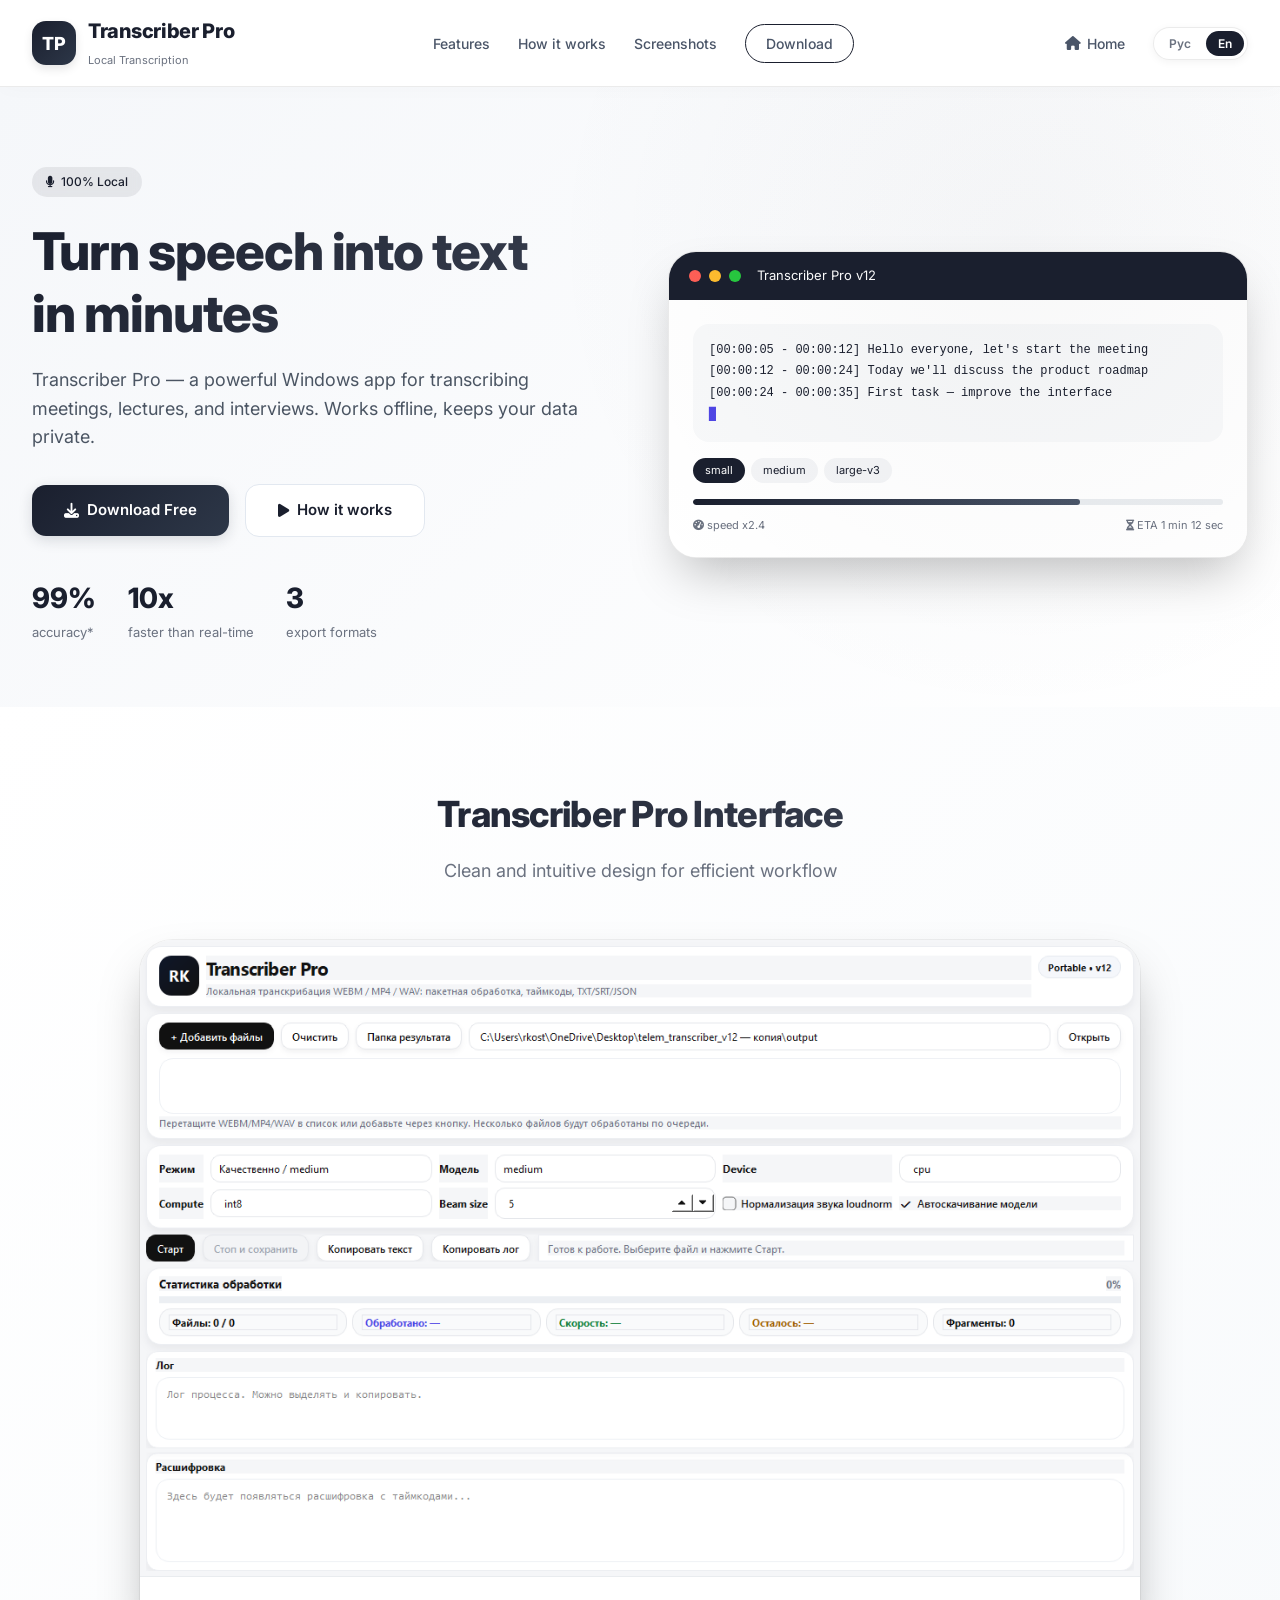
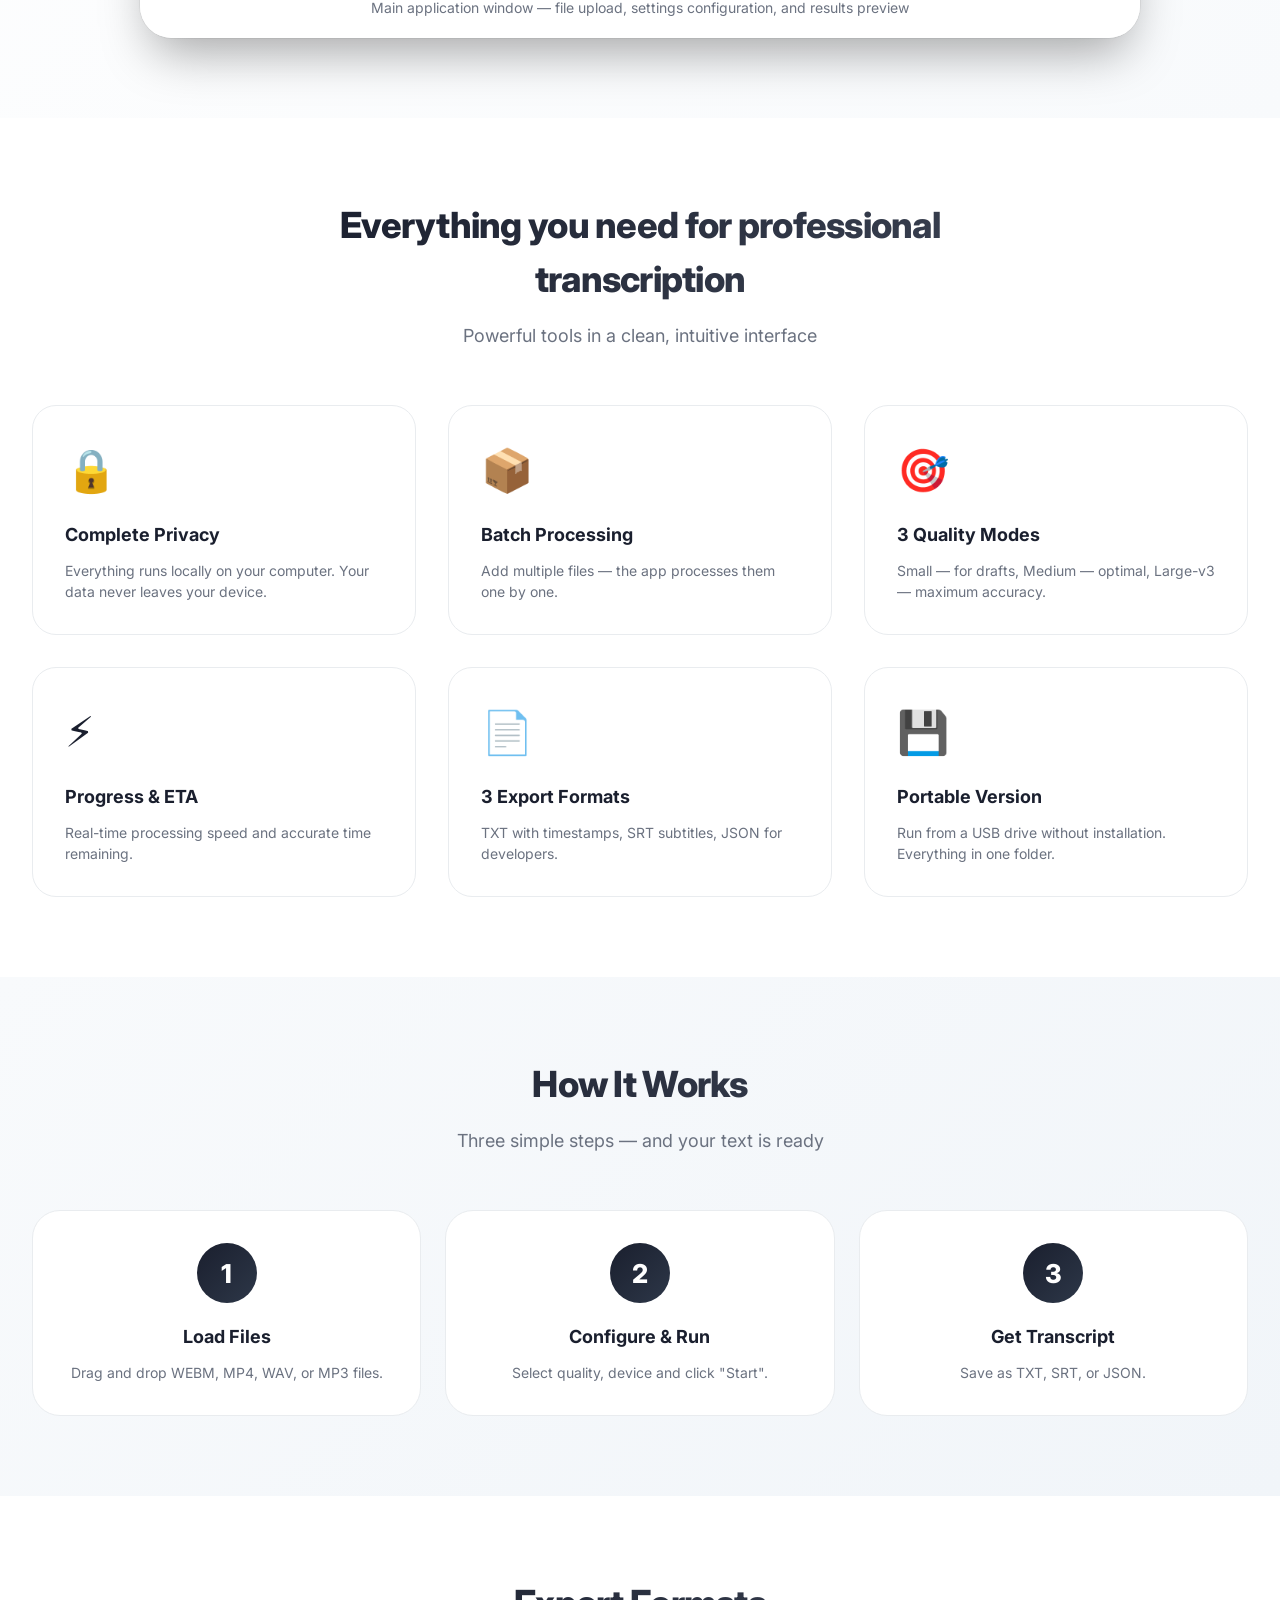
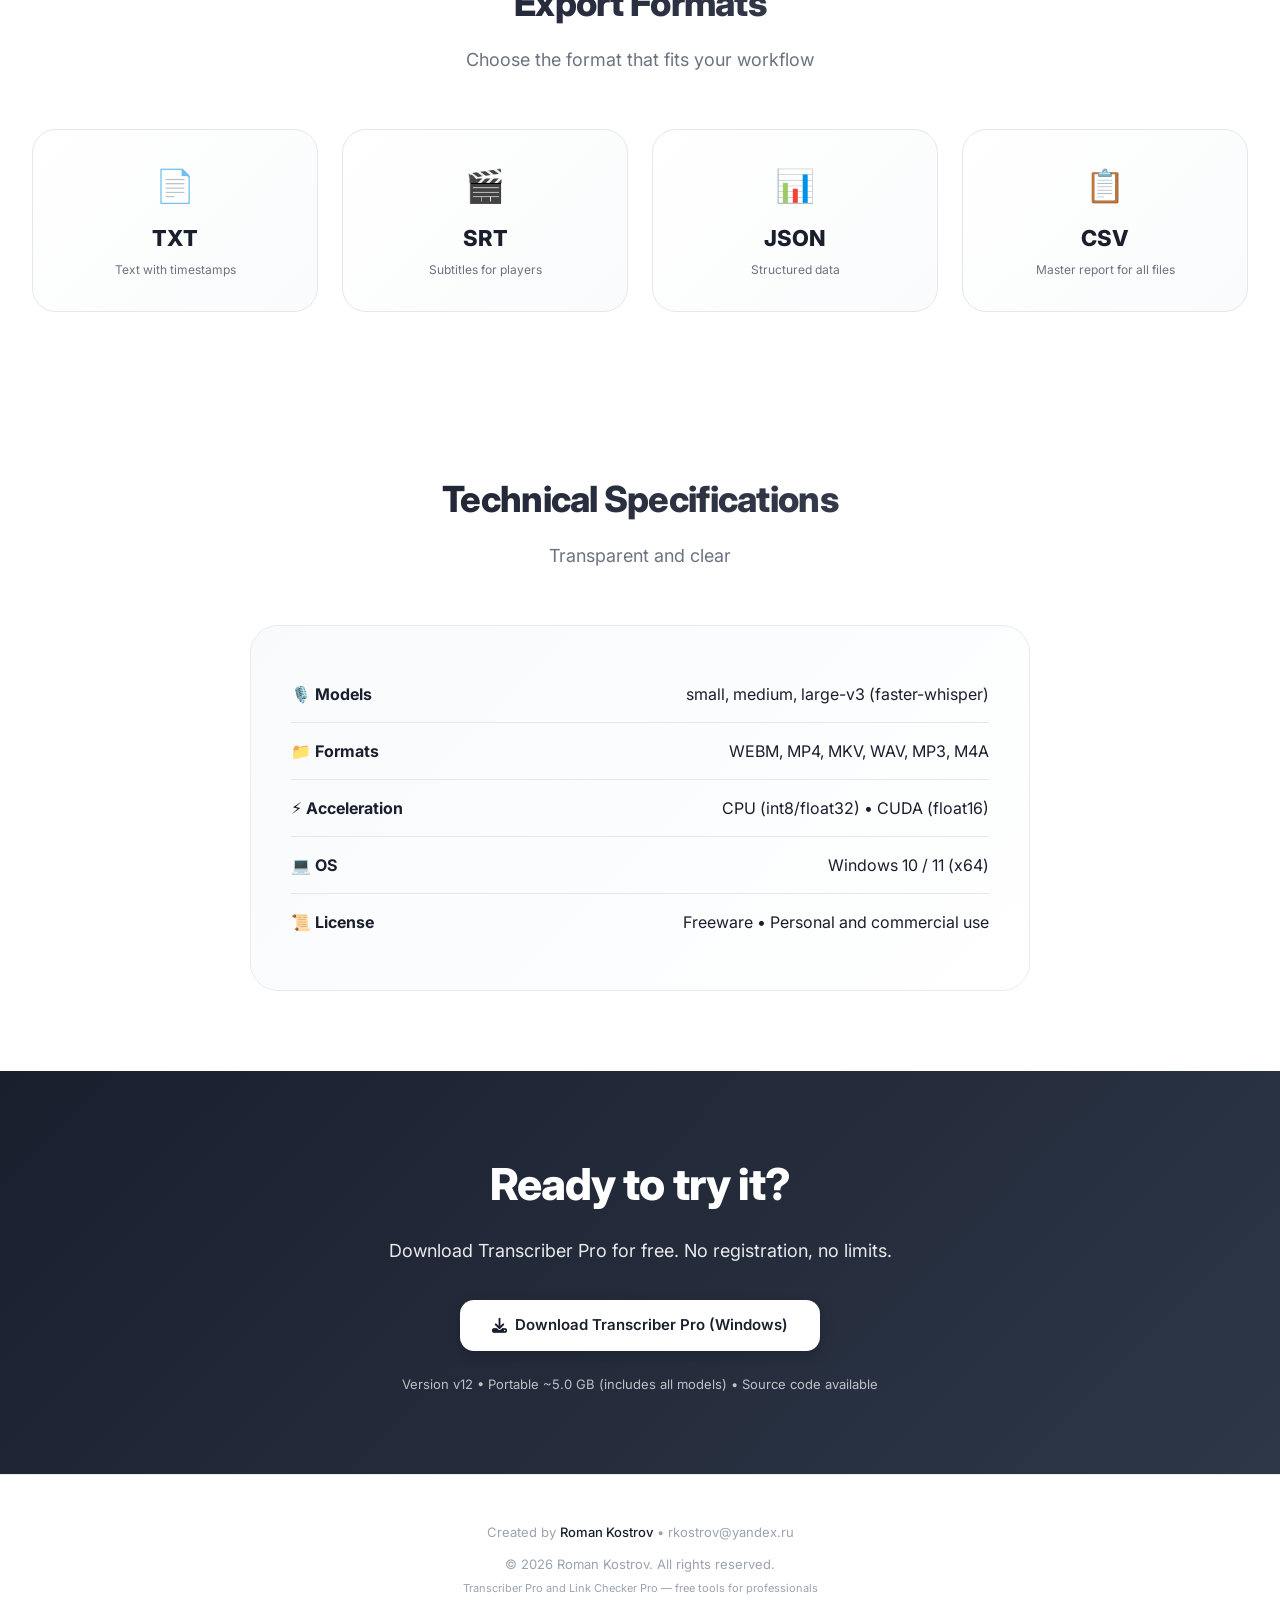
<file: transcriber.html>
<!DOCTYPE html>
<html lang="ru">
<head>
    <meta charset="UTF-8">
    <meta name="viewport" content="width=device-width, initial-scale=1.0, viewport-fit=cover">
    <meta name="description" content="Transcriber Pro - локальная транскрибация речи в текст с помощью faster-whisper. Бесплатно, без интернета, полная конфиденциальность.">
    <title>Transcriber Pro — Локальная транскрибация речи в текст</title>
    <link href="https://fonts.googleapis.com/css2?family=Inter:opsz,wght@14..32,300;400;500;600;700;800&display=swap" rel="stylesheet">
    <link rel="stylesheet" href="https://cdnjs.cloudflare.com/ajax/libs/font-awesome/6.5.1/css/all.min.css">
    <link rel="stylesheet" href="styles.css">
    <!-- Yandex.Metrika counter -->
<script type="text/javascript">
    (function(m,e,t,r,i,k,a){
        m[i]=m[i]||function(){(m[i].a=m[i].a||[]).push(arguments)};
        m[i].l=1*new Date();
        for (var j = 0; j < document.scripts.length; j++) {if (document.scripts[j].src === r) { return; }}
        k=e.createElement(t),a=e.getElementsByTagName(t)[0],k.async=1,k.src=r,a.parentNode.insertBefore(k,a)
    })(window, document,'script','https://mc.yandex.ru/metrika/tag.js?id=109370089', 'ym');

    ym(109370089, 'init', {ssr:true, webvisor:true, clickmap:true, ecommerce:"dataLayer", referrer: document.referrer, url: location.href, accurateTrackBounce:true, trackLinks:true});
</script>
<noscript><div><img src="https://mc.yandex.ru/watch/109370089" style="position:absolute; left:-9999px;" alt="" /></div></noscript>
<!-- /Yandex.Metrika counter -->
</head>
<body class="lang-ru">
    <header class="header">
        <div class="container">
            <div class="header-inner">
                <a href="/index.html" class="logo">
                    <div class="logo-icon">TP</div>
                    <div class="logo-text">
                        <h1>Transcriber Pro</h1>
                        <p class="lang-inline-ru">Локальная транскрибация</p>
                        <p class="lang-inline-en">Local Transcription</p>
                    </div>
                </a>
                <div class="nav">
                    <a href="#features" class="lang-inline-ru">Возможности</a>
                    <a href="#features" class="lang-inline-en">Features</a>
                    <a href="#howitworks" class="lang-inline-ru">Как работает</a>
                    <a href="#howitworks" class="lang-inline-en">How it works</a>
                    <a href="#screenshot" class="lang-inline-ru">Скриншоты</a>
                    <a href="#screenshot" class="lang-inline-en">Screenshots</a>
                    <a href="#download" class="btn-outline lang-inline-ru">Скачать</a>
                    <a href="#download" class="btn-outline lang-inline-en">Download</a>
                </div>
                <div class="header-controls">
                    <a href="/index.html" class="home-btn">
                        <i class="fas fa-home"></i>
                        <span class="lang-inline-ru">Главная</span>
                        <span class="lang-inline-en">Home</span>
                    </a>
                    <div class="lang-switch">
                        <button class="lang-option active" data-lang="ru">Рус</button>
                        <button class="lang-option" data-lang="en">En</button>
                    </div>
                </div>
            </div>
        </div>
    </header>

    <main>
        <!-- Hero Section -->
        <section class="hero">
            <div class="container">
                <div class="hero-grid">
                    <div>
                        <span class="hero-badge">
                            <i class="fas fa-microphone"></i>
                            <span class="lang-inline-ru">Полностью локально</span>
                            <span class="lang-inline-en">100% Local</span>
                        </span>
                        <h2 class="lang-block-ru">Превращаем речь в текст<br>за считанные минуты</h2>
                        <h2 class="lang-block-en">Turn speech into text<br>in minutes</h2>
                        <p class="lang-block-ru">Transcriber Pro — мощное Windows‑приложение для транскрибации встреч, лекций и интервью. Работает без интернета, сохраняет конфиденциальность.</p>
                        <p class="lang-block-en">Transcriber Pro — a powerful Windows app for transcribing meetings, lectures, and interviews. Works offline, keeps your data private.</p>
                        <div>
                            <a href="#download" class="btn-primary" style="margin-right: 12px;">
                                <i class="fas fa-download"></i>
                                <span class="lang-inline-ru">Скачать бесплатно</span>
                                <span class="lang-inline-en">Download Free</span>
                            </a>
                            <a href="#howitworks" class="btn-secondary">
                                <i class="fas fa-play"></i>
                                <span class="lang-inline-ru">Как работает</span>
                                <span class="lang-inline-en">How it works</span>
                            </a>
                        </div>
                        <div class="hero-stats">
                            <div>
                                <div class="stat-number">99%</div>
                                <div class="stat-label lang-inline-ru">точность*</div>
                                <div class="stat-label lang-inline-en">accuracy*</div>
                            </div>
                            <div>
                                <div class="stat-number">10x</div>
                                <div class="stat-label lang-inline-ru">быстрее реального времени</div>
                                <div class="stat-label lang-inline-en">faster than real-time</div>
                            </div>
                            <div>
                                <div class="stat-number">3</div>
                                <div class="stat-label lang-inline-ru">формата экспорта</div>
                                <div class="stat-label lang-inline-en">export formats</div>
                            </div>
                        </div>
                    </div>
                    <div class="hero-image">
                        <div class="mockup-header">
                            <div class="mockup-dot"></div>
                            <div class="mockup-dot"></div>
                            <div class="mockup-dot"></div>
                            <span style="margin-left: 8px; font-size: 13px;">Transcriber Pro v12</span>
                        </div>
                        <div class="mockup-body">
                            <div class="mockup-text">
                                <span class="lang-block-ru">[00:00:05 - 00:00:12] Привет, коллеги, начинаем встречу<br></span>
                                <span class="lang-block-en">[00:00:05 - 00:00:12] Hello everyone, let's start the meeting<br></span>
                                <span class="lang-block-ru">[00:00:12 - 00:00:24] Сегодня обсудим план развития продукта<br></span>
                                <span class="lang-block-en">[00:00:12 - 00:00:24] Today we'll discuss the product roadmap<br></span>
                                <span class="lang-block-ru">[00:00:24 - 00:00:35] Первая задача — доработать интерфейс<br></span>
                                <span class="lang-block-en">[00:00:24 - 00:00:35] First task — improve the interface<br></span>
                                <span style="color: #4f46e5;">▊</span>
                            </div>
                            <div style="margin-top: 16px; display: flex; gap: 6px;">
                                <span style="background: #1a1f2e; color: white; padding: 4px 12px; border-radius: 20px; font-size: 11px;">small</span>
                                <span style="background: #f3f4f6; padding: 4px 12px; border-radius: 20px; font-size: 11px;">medium</span>
                                <span style="background: #f3f4f6; padding: 4px 12px; border-radius: 20px; font-size: 11px;">large-v3</span>
                            </div>
                            <div class="progress-bar">
                                <div style="width: 73%; height: 100%; background: linear-gradient(90deg, #1a1f2e, #4a5568); border-radius: 10px;"></div>
                            </div>
                            <div style="margin-top: 12px; display: flex; justify-content: space-between; font-size: 11px; color: #6b7280;">
                                <span>
                                    <i class="fas fa-tachometer-alt"></i>
                                    <span class="lang-inline-ru">скорость x2.4</span>
                                    <span class="lang-inline-en">speed x2.4</span>
                                </span>
                                <span>
                                    <i class="fas fa-hourglass-half"></i>
                                    <span class="lang-inline-ru">осталось 1 мин 12 с</span>
                                    <span class="lang-inline-en">ETA 1 min 12 sec</span>
                                </span>
                            </div>
                        </div>
                    </div>
                </div>
            </div>
        </section>

        <!-- SCREENSHOT SECTION - место для скриншота -->
        <section class="screenshot-section" id="screenshot">
            <div class="container">
                <div class="section-header">
                    <h3 class="lang-block-ru">Интерфейс Transcriber Pro</h3>
                    <h3 class="lang-block-en">Transcriber Pro Interface</h3>
                    <p class="lang-block-ru">Простой и понятный дизайн для эффективной работы</p>
                    <p class="lang-block-en">Clean and intuitive design for efficient workflow</p>
                </div>
                <div class="screenshot-container">
                    <img src="/TS.png" alt="Transcriber Pro Screenshot" class="screenshot-img" onerror="this.src='https://placehold.co/1000x600/1a1f2e/ffffff?text=Transcriber+Pro+Screenshot'">
                    <div class="screenshot-caption">
                        <span class="lang-inline-ru">Главное окно приложения — загрузка файлов, настройка параметров и просмотр результата</span>
                        <span class="lang-inline-en">Main application window — file upload, settings configuration, and results preview</span>
                    </div>
                </div>
            </div>
        </section>

        <!-- Features Section -->
        <section class="features" id="features">
            <div class="container">
                <div class="section-header">
                    <h3 class="lang-block-ru">Всё, что нужно для профессиональной транскрибации</h3>
                    <h3 class="lang-block-en">Everything you need for professional transcription</h3>
                    <p class="lang-block-ru">Мощные инструменты в простом и понятном интерфейсе</p>
                    <p class="lang-block-en">Powerful tools in a clean, intuitive interface</p>
                </div>
                <div class="features-grid">
                    <div class="feature-card">
                        <div class="feature-icon">🔒</div>
                        <h4 class="lang-block-ru">Полная конфиденциальность</h4>
                        <h4 class="lang-block-en">Complete Privacy</h4>
                        <p class="lang-block-ru">Всё работает локально на вашем компьютере. Данные не покидают устройство.</p>
                        <p class="lang-block-en">Everything runs locally on your computer. Your data never leaves your device.</p>
                    </div>
                    <div class="feature-card">
                        <div class="feature-icon">📦</div>
                        <h4 class="lang-block-ru">Пакетная обработка</h4>
                        <h4 class="lang-block-en">Batch Processing</h4>
                        <p class="lang-block-ru">Добавьте несколько файлов — программа обработает их один за другим.</p>
                        <p class="lang-block-en">Add multiple files — the app processes them one by one.</p>
                    </div>
                    <div class="feature-card">
                        <div class="feature-icon">🎯</div>
                        <h4 class="lang-block-ru">3 режима качества</h4>
                        <h4 class="lang-block-en">3 Quality Modes</h4>
                        <p class="lang-block-ru">Small — для черновиков, Medium — оптимально, Large-v3 — максимальная точность.</p>
                        <p class="lang-block-en">Small — for drafts, Medium — optimal, Large-v3 — maximum accuracy.</p>
                    </div>
                    <div class="feature-card">
                        <div class="feature-icon">⚡</div>
                        <h4 class="lang-block-ru">Прогресс и ETA</h4>
                        <h4 class="lang-block-en">Progress & ETA</h4>
                        <p class="lang-block-ru">Реальное время обработки, скорость и точное время до окончания.</p>
                        <p class="lang-block-en">Real-time processing speed and accurate time remaining.</p>
                    </div>
                    <div class="feature-card">
                        <div class="feature-icon">📄</div>
                        <h4 class="lang-block-ru">Экспорт в 3 форматах</h4>
                        <h4 class="lang-block-en">3 Export Formats</h4>
                        <p class="lang-block-ru">TXT с таймкодами, SRT субтитры, JSON для разработчиков.</p>
                        <p class="lang-block-en">TXT with timestamps, SRT subtitles, JSON for developers.</p>
                    </div>
                    <div class="feature-card">
                        <div class="feature-icon">💾</div>
                        <h4 class="lang-block-ru">Portable версия</h4>
                        <h4 class="lang-block-en">Portable Version</h4>
                        <p class="lang-block-ru">Работайте с флешки без установки. Всё в одной папке.</p>
                        <p class="lang-block-en">Run from a USB drive without installation. Everything in one folder.</p>
                    </div>
                </div>
            </div>
        </section>

        <!-- How It Works -->
        <section class="how-it-works" id="howitworks">
            <div class="container">
                <div class="section-header">
                    <h3 class="lang-block-ru">Как это работает</h3>
                    <h3 class="lang-block-en">How It Works</h3>
                    <p class="lang-block-ru">Три простых шага — и текст готов</p>
                    <p class="lang-block-en">Three simple steps — and your text is ready</p>
                </div>
                <div class="steps">
                    <div class="step">
                        <div class="step-number">1</div>
                        <h4 class="lang-block-ru">Загрузите файлы</h4>
                        <h4 class="lang-block-en">Load Files</h4>
                        <p class="lang-block-ru">Перетащите WEBM, MP4, WAV или MP3 в окно программы.</p>
                        <p class="lang-block-en">Drag and drop WEBM, MP4, WAV, or MP3 files.</p>
                    </div>
                    <div class="step">
                        <div class="step-number">2</div>
                        <h4 class="lang-block-ru">Настройте и запустите</h4>
                        <h4 class="lang-block-en">Configure & Run</h4>
                        <p class="lang-block-ru">Выберите качество, device (CPU/CUDA) и нажмите «Старт».</p>
                        <p class="lang-block-en">Select quality, device and click "Start".</p>
                    </div>
                    <div class="step">
                        <div class="step-number">3</div>
                        <h4 class="lang-block-ru">Получите расшифровку</h4>
                        <h4 class="lang-block-en">Get Transcript</h4>
                        <p class="lang-block-ru">Сохраните TXT, SRT или JSON.</p>
                        <p class="lang-block-en">Save as TXT, SRT, or JSON.</p>
                    </div>
                </div>
            </div>
        </section>

        <!-- Formats -->
        <section class="formats">
            <div class="container">
                <div class="section-header">
                    <h3 class="lang-block-ru">Форматы экспорта</h3>
                    <h3 class="lang-block-en">Export Formats</h3>
                    <p class="lang-block-ru">Выберите подходящий под ваши задачи</p>
                    <p class="lang-block-en">Choose the format that fits your workflow</p>
                </div>
                <div class="format-grid">
                    <div class="format">
                        <div style="font-size: 32px;">📄</div>
                        <h5>TXT</h5>
                        <p class="lang-block-ru">Текст с таймкодами</p>
                        <p class="lang-block-en">Text with timestamps</p>
                    </div>
                    <div class="format">
                        <div style="font-size: 32px;">🎬</div>
                        <h5>SRT</h5>
                        <p class="lang-block-ru">Субтитры для плееров</p>
                        <p class="lang-block-en">Subtitles for players</p>
                    </div>
                    <div class="format">
                        <div style="font-size: 32px;">📊</div>
                        <h5>JSON</h5>
                        <p class="lang-block-ru">Структурированные данные</p>
                        <p class="lang-block-en">Structured data</p>
                    </div>
                    <div class="format">
                        <div style="font-size: 32px;">📋</div>
                        <h5>CSV</h5>
                        <p class="lang-block-ru">Общий отчёт по всем файлам</p>
                        <p class="lang-block-en">Master report for all files</p>
                    </div>
                </div>
            </div>
        </section>

        <!-- Tech Specs -->
        <section class="tech-specs">
            <div class="container">
                <div class="section-header">
                    <h3 class="lang-block-ru">Технические характеристики</h3>
                    <h3 class="lang-block-en">Technical Specifications</h3>
                    <p class="lang-block-ru">Прозрачно и понятно</p>
                    <p class="lang-block-en">Transparent and clear</p>
                </div>
                <div class="specs-card">
                    <div class="spec-row">
                        <span class="spec-label">🎙️ <span class="lang-inline-ru">Модели</span><span class="lang-inline-en">Models</span></span>
                        <span>small, medium, large-v3 (faster-whisper)</span>
                    </div>
                    <div class="spec-row">
                        <span class="spec-label">📁 <span class="lang-inline-ru">Форматы</span><span class="lang-inline-en">Formats</span></span>
                        <span>WEBM, MP4, MKV, WAV, MP3, M4A</span>
                    </div>
                    <div class="spec-row">
                        <span class="spec-label">⚡ <span class="lang-inline-ru">Ускорение</span><span class="lang-inline-en">Acceleration</span></span>
                        <span>CPU (int8/float32) • CUDA (float16)</span>
                    </div>
                    <div class="spec-row">
                        <span class="spec-label">💻 <span class="lang-inline-ru">ОС</span><span class="lang-inline-en">OS</span></span>
                        <span>Windows 10 / 11 (x64)</span>
                    </div>
                    <div class="spec-row" style="border-bottom: none;">
                        <span class="spec-label">📜 <span class="lang-inline-ru">Лицензия</span><span class="lang-inline-en">License</span></span>
                        <span class="lang-inline-ru">Freeware • Личное и коммерческое использование</span>
                        <span class="lang-inline-en">Freeware • Personal and commercial use</span>
                    </div>
                </div>
            </div>
        </section>

        <!-- Download CTA -->
        <section class="cta" id="download">
            <div class="container">
                <h3 class="lang-block-ru">Готовы попробовать?</h3>
                <h3 class="lang-block-en">Ready to try it?</h3>
                <p class="lang-block-ru">Скачайте Transcriber Pro бесплатно. Без регистрации, без ограничений.</p>
                <p class="lang-block-en">Download Transcriber Pro for free. No registration, no limits.</p>
                <a href="https://drive.google.com/drive/folders/10aQwWGmo-G4J45qgRzFYsLqQZUYsTi0F?usp=sharing" class="btn-primary">
                    <i class="fas fa-download"></i>
                    <span class="lang-inline-ru">Скачать Transcriber Pro (Windows)</span>
                    <span class="lang-inline-en">Download Transcriber Pro (Windows)</span>
                </a>
                <div class="cta-small" style="margin-top: 24px; opacity: 0.7;">
                    <span class="lang-block-ru">Версия v12 • Portable ~5.0 ГБ (включая все модели) • Доступен исходный код</span>
                    <span class="lang-block-en">Version v12 • Portable ~5.0 GB (includes all models) • Source code available</span>
                </div>
            </div>
        </section>
    </main>

    <div id="footer-placeholder"></div>

    <script>
        // Load footer
        fetch('footer.html')
            .then(response => response.text())
            .then(data => {
                document.getElementById('footer-placeholder').innerHTML = data;
            })
            .catch(error => console.error('Error loading footer:', error));

        // Language switching
        const langButtons = document.querySelectorAll('.lang-option');
        
        function setLanguage(lang) {
            langButtons.forEach(btn => {
                if (btn.getAttribute('data-lang') === lang) {
                    btn.classList.add('active');
                } else {
                    btn.classList.remove('active');
                }
            });
            
            if (lang === 'en') {
                document.body.classList.remove('lang-ru');
                document.body.classList.add('lang-en');
                localStorage.setItem('transcriber-lang', 'en');
                document.documentElement.lang = 'en';
            } else {
                document.body.classList.remove('lang-en');
                document.body.classList.add('lang-ru');
                localStorage.setItem('transcriber-lang', 'ru');
                document.documentElement.lang = 'ru';
            }
        }
        
        langButtons.forEach(btn => {
            btn.addEventListener('click', (e) => {
                const lang = btn.getAttribute('data-lang');
                setLanguage(lang);
            });
        });
        
        const savedLang = localStorage.getItem('transcriber-lang');
        if (savedLang === 'en') {
            setLanguage('en');
        } else if (savedLang === 'ru') {
            setLanguage('ru');
        } else {
            const browserLang = navigator.language || navigator.userLanguage;
            if (browserLang && browserLang.startsWith('en')) {
                setLanguage('en');
            } else {
                setLanguage('ru');
            }
        }
        
        // Smooth scroll for anchor links
        document.querySelectorAll('a[href^="#"]').forEach(anchor => {
            anchor.addEventListener('click', function (e) {
                e.preventDefault();
                const targetId = this.getAttribute('href');
                if (targetId === '#') return;
                const target = document.querySelector(targetId);
                if (target) {
                    target.scrollIntoView({ behavior: 'smooth', block: 'start' });
                }
            });
        });
    </script>
</body>
</html>
</file>
<file: styles.css>
* {
    margin: 0;
    padding: 0;
    box-sizing: border-box;
}

body {
    font-family: 'Inter', -apple-system, system-ui, sans-serif;
    background: linear-gradient(135deg, #f5f7fa 0%, #eef2f5 100%);
    color: #1a1f2e;
    line-height: 1.5;
}

/* Language Switcher Classes */
body.lang-ru .lang-en { display: none !important; }
body.lang-ru .lang-ru { display: block !important; }
body.lang-en .lang-ru { display: none !important; }
body.lang-en .lang-en { display: block !important; }

.lang-inline-ru, .lang-inline-en { display: inline; }
body.lang-ru .lang-inline-en { display: none !important; }
body.lang-en .lang-inline-ru { display: none !important; }
body.lang-ru .lang-block-en { display: none !important; }
body.lang-en .lang-block-ru { display: none !important; }
body.lang-ru .lang-block-ru { display: block !important; }
body.lang-en .lang-block-en { display: block !important; }

.container {
    max-width: 1280px;
    margin: 0 auto;
    padding: 0 32px;
}

/* ========== HEADER & CONTROLS ========== */
.header {
    background: rgba(255, 255, 255, 0.95);
    backdrop-filter: blur(20px);
    border-bottom: 1px solid rgba(0, 0, 0, 0.08);
    position: sticky;
    top: 0;
    z-index: 100;
    box-shadow: 0 2px 20px rgba(0, 0, 0, 0.02);
}

.header-inner {
    display: flex;
    justify-content: space-between;
    align-items: center;
    padding: 16px 0;
    flex-wrap: wrap;
    gap: 16px;
}

.header-controls {
    display: flex;
    align-items: center;
    gap: 16px;
}

/* Home Button */
.home-btn {
    display: flex;
    align-items: center;
    gap: 6px;
    text-decoration: none;
    color: #4a5568;
    font-weight: 500;
    font-size: 14px;
    padding: 6px 12px;
    border-radius: 30px;
    transition: all 0.2s;
}

.home-btn:hover {
    background: #f0f2f5;
    color: #1a1f2e;
}

/* Language Switch */
.lang-switch {
    background: rgba(255, 255, 255, 0.95);
    border-radius: 40px;
    padding: 3px;
    display: inline-flex;
    gap: 3px;
    border: 1px solid rgba(0, 0, 0, 0.08);
    box-shadow: 0 2px 8px rgba(0, 0, 0, 0.05);
}

.lang-option {
    padding: 5px 12px;
    font-size: 12px;
    font-weight: 600;
    border: none;
    background: transparent;
    cursor: pointer;
    border-radius: 32px;
    transition: all 0.2s ease;
    font-family: inherit;
    color: #6b7280;
}

.lang-option.active {
    background: #1a1f2e;
    color: white;
}

.lang-option:hover:not(.active) {
    color: #1a1f2e;
    background: rgba(0, 0, 0, 0.05);
}

/* Logo */
.logo {
    display: flex;
    align-items: center;
    gap: 12px;
    text-decoration: none;
}

.logo-icon {
    width: 44px;
    height: 44px;
    background: linear-gradient(135deg, #1a1f2e 0%, #2d3748 100%);
    border-radius: 14px;
    display: flex;
    align-items: center;
    justify-content: center;
    color: white;
    font-weight: 800;
    font-size: 18px;
    box-shadow: 0 4px 10px rgba(0, 0, 0, 0.1);
}

.logo-text h1 {
    font-size: 20px;
    font-weight: 800;
    letter-spacing: -0.3px;
    color: #1a1f2e;
}

.logo-text p {
    font-size: 11px;
    color: #6b7280;
}

/* Navigation */
.nav {
    display: flex;
    gap: 28px;
    align-items: center;
    flex-wrap: wrap;
}

.nav a {
    text-decoration: none;
    color: #4a5568;
    font-size: 14px;
    font-weight: 500;
    transition: color 0.2s;
}

.nav a:hover {
    color: #1a1f2e;
}

/* Buttons */
.btn-outline {
    border: 1.5px solid #1a1f2e;
    background: transparent;
    padding: 8px 20px;
    border-radius: 30px;
    font-weight: 600;
    font-size: 13px;
    cursor: pointer;
    transition: all 0.2s;
    text-decoration: none;
    color: #1a1f2e;
    display: inline-block;
}

.btn-outline:hover {
    background: #1a1f2e;
    color: white;
}

.btn-primary {
    background: linear-gradient(135deg, #1a1f2e 0%, #2d3748 100%);
    color: white;
    border: none;
    padding: 14px 32px;
    border-radius: 14px;
    font-weight: 600;
    font-size: 15px;
    cursor: pointer;
    transition: all 0.3s cubic-bezier(0.2, 0.9, 0.4, 1.1);
    text-decoration: none;
    display: inline-flex;
    align-items: center;
    gap: 8px;
    box-shadow: 0 4px 14px rgba(26, 31, 46, 0.15);
}

.btn-primary:hover {
    transform: translateY(-3px);
    box-shadow: 0 8px 25px rgba(26, 31, 46, 0.2);
}

.btn-secondary {
    background: white;
    color: #1a1f2e;
    border: 1px solid #e2e8f0;
    padding: 14px 32px;
    border-radius: 14px;
    font-weight: 600;
    font-size: 15px;
    cursor: pointer;
    transition: all 0.2s;
    text-decoration: none;
    display: inline-flex;
    align-items: center;
    gap: 8px;
}

.btn-secondary:hover {
    background: #f7fafc;
    border-color: #1a1f2e;
    transform: translateY(-2px);
}

.btn-project {
    background: #1a1f2e;
    color: white;
    border: none;
    padding: 10px 24px;
    border-radius: 12px;
    font-weight: 600;
    font-size: 14px;
    cursor: pointer;
    transition: all 0.2s;
    text-decoration: none;
    display: inline-block;
}

.btn-project:hover {
    background: #2d3748;
    transform: translateY(-1px);
}

/* ========== HERO SECTION ========== */
.hero {
    padding: 80px 0 64px;
    background: linear-gradient(135deg, #f5f7fa 0%, #ffffff 100%);
    position: relative;
    overflow: hidden;
}

.hero::before {
    content: '';
    position: absolute;
    top: -50%;
    right: -20%;
    width: 80%;
    height: 150%;
    background: radial-gradient(circle, rgba(26,31,46,0.03) 0%, transparent 70%);
    pointer-events: none;
}

.hero-grid {
    display: grid;
    grid-template-columns: 1fr 1fr;
    gap: 56px;
    align-items: center;
}

.hero-badge {
    display: inline-flex;
    align-items: center;
    gap: 6px;
    background: rgba(26, 31, 46, 0.08);
    backdrop-filter: blur(4px);
    padding: 6px 14px;
    border-radius: 40px;
    font-size: 12px;
    font-weight: 500;
    color: #1a1f2e;
    margin-bottom: 24px;
}

.hero h2 {
    font-size: 52px;
    font-weight: 800;
    letter-spacing: -0.02em;
    line-height: 1.2;
    margin-bottom: 20px;
    background: linear-gradient(135deg, #1a1f2e 0%, #3b4252 100%);
    background-clip: text;
    -webkit-background-clip: text;
    -webkit-text-fill-color: transparent;
}

.hero p {
    font-size: 18px;
    color: #4b5563;
    margin-bottom: 32px;
    line-height: 1.6;
}

.hero-stats {
    display: flex;
    gap: 32px;
    margin-top: 40px;
}

.stat-number {
    font-size: 28px;
    font-weight: 800;
    color: #1a1f2e;
}

.stat-label {
    font-size: 13px;
    color: #6b7280;
}

/* Hero Image / Mockup */
.hero-image {
    background: #ffffff;
    border-radius: 28px;
    box-shadow: 0 25px 50px -12px rgba(0, 0, 0, 0.25);
    overflow: hidden;
    border: 1px solid rgba(0, 0, 0, 0.08);
    transition: transform 0.3s ease, box-shadow 0.3s ease;
}

.hero-image:hover {
    transform: translateY(-4px);
    box-shadow: 0 30px 60px -12px rgba(0, 0, 0, 0.3);
}

.mockup-header {
    background: #1a1f2e;
    color: white;
    padding: 14px 20px;
    display: flex;
    align-items: center;
    gap: 8px;
}

.mockup-dot {
    width: 12px;
    height: 12px;
    border-radius: 50%;
    background: #ff5f56;
}
.mockup-dot:nth-child(2) { background: #ffbd2e; }
.mockup-dot:nth-child(3) { background: #27c93f; }

.mockup-body {
    padding: 24px;
    background: #ffffff;
}

.mockup-table {
    width: 100%;
    font-size: 12px;
    border-collapse: collapse;
}

.mockup-table th {
    text-align: left;
    padding: 10px 8px;
    background: #f8f9fa;
    font-weight: 600;
}

.mockup-table td {
    padding: 8px;
    border-bottom: 1px solid #e9ecef;
}

.mockup-text {
    background: #f8f9fa;
    padding: 16px;
    border-radius: 16px;
    font-family: 'SF Mono', 'Fira Code', monospace;
    font-size: 12px;
    line-height: 1.8;
}

.status-ok { color: #10b981; font-weight: 600; }
.status-bad { color: #ef4444; font-weight: 600; }

.progress-bar {
    margin-top: 16px;
    background: #e9ecef;
    border-radius: 10px;
    height: 6px;
    overflow: hidden;
}

.progress-fill {
    width: 67%;
    height: 100%;
    background: linear-gradient(90deg, #1a1f2e, #4a5568);
    border-radius: 10px;
}

/* ========== SCREENSHOT SECTION ========== */
.screenshot-section {
    padding: 80px 0;
    background: linear-gradient(135deg, #ffffff 0%, #f8fafc 100%);
}

.screenshot-container {
    max-width: 1000px;
    margin: 0 auto;
    border-radius: 32px;
    background: #ffffff;
    box-shadow: 0 25px 50px -12px rgba(0, 0, 0, 0.35), 0 0 0 1px rgba(0, 0, 0, 0.05);
    overflow: hidden;
    transition: all 0.3s ease;
}

.screenshot-container:hover {
    transform: scale(1.01);
    box-shadow: 0 35px 65px -12px rgba(0, 0, 0, 0.45), 0 0 0 1px rgba(0, 0, 0, 0.1);
}

.screenshot-img {
    width: 100%;
    height: auto;
    display: block;
    background: linear-gradient(135deg, #e2e8f0 0%, #cbd5e1 100%);
}

.screenshot-caption {
    padding: 20px;
    text-align: center;
    background: #ffffff;
    border-top: 1px solid #e9ecef;
    color: #6b7280;
    font-size: 14px;
}

/* ========== FEATURES SECTION ========== */
.features {
    padding: 80px 0;
    background: white;
}

.section-header {
    text-align: center;
    max-width: 680px;
    margin: 0 auto 56px;
}

.section-header h3 {
    font-size: 36px;
    font-weight: 800;
    letter-spacing: -0.02em;
    margin-bottom: 16px;
    background: linear-gradient(135deg, #1a1f2e 0%, #3b4252 100%);
    background-clip: text;
    -webkit-background-clip: text;
    -webkit-text-fill-color: transparent;
}

.section-header p {
    color: #6b7280;
    font-size: 18px;
}

.features-grid {
    display: grid;
    grid-template-columns: repeat(3, 1fr);
    gap: 32px;
}

.feature-card {
    background: #ffffff;
    border: 1px solid #e9ecef;
    border-radius: 24px;
    padding: 32px;
    transition: all 0.3s cubic-bezier(0.2, 0.9, 0.4, 1.1);
}

.feature-card:hover {
    transform: translateY(-6px);
    box-shadow: 0 20px 35px -12px rgba(0, 0, 0, 0.12);
    border-color: #cbd5e1;
}

.feature-icon {
    font-size: 42px;
    margin-bottom: 20px;
}

.feature-card h4 {
    font-size: 18px;
    font-weight: 700;
    margin-bottom: 12px;
}

.feature-card p {
    color: #6b7280;
    font-size: 14px;
    line-height: 1.5;
}

/* ========== HOW IT WORKS ========== */
.how-it-works {
    padding: 80px 0;
    background: linear-gradient(135deg, #f8fafc 0%, #f1f5f9 100%);
}

.steps {
    display: flex;
    justify-content: space-between;
    gap: 24px;
    margin-top: 48px;
}

.step {
    flex: 1;
    text-align: center;
    background: white;
    padding: 32px 24px;
    border-radius: 28px;
    border: 1px solid #e9ecef;
    transition: all 0.3s cubic-bezier(0.2, 0.9, 0.4, 1.1);
}

.step:hover {
    transform: translateY(-6px);
    box-shadow: 0 20px 35px -12px rgba(0, 0, 0, 0.12);
}

.step-number {
    width: 60px;
    height: 60px;
    background: linear-gradient(135deg, #1a1f2e, #2d3748);
    color: white;
    border-radius: 60px;
    display: flex;
    align-items: center;
    justify-content: center;
    font-weight: 800;
    font-size: 26px;
    margin: 0 auto 20px;
}

.step h4 {
    font-size: 18px;
    font-weight: 700;
    margin-bottom: 12px;
}

.step p {
    color: #6b7280;
    font-size: 14px;
}

/* ========== TECH SPECS ========== */
.tech-specs {
    padding: 80px 0;
    background: white;
}

.specs-card {
    background: linear-gradient(135deg, #f8fafc 0%, #ffffff 100%);
    border-radius: 28px;
    padding: 40px;
    max-width: 780px;
    margin: 0 auto;
    border: 1px solid #e9ecef;
}

.spec-row {
    display: flex;
    justify-content: space-between;
    border-bottom: 1px solid #e2e8f0;
    padding: 16px 0;
}

.spec-label {
    font-weight: 700;
    color: #1a1f2e;
}

/* ========== PROJECTS ========== */
.projects {
    padding: 40px 0 80px;
}

.projects-grid {
    display: grid;
    grid-template-columns: 1fr 1fr;
    gap: 32px;
}

.project-card {
    background: #ffffff;
    border: 1px solid #eceef2;
    border-radius: 32px;
    overflow: hidden;
    transition: all 0.3s cubic-bezier(0.2, 0.9, 0.4, 1.1);
}

.project-card:hover {
    transform: translateY(-8px);
    box-shadow: 0 25px 45px -12px rgba(0, 0, 0, 0.18);
    border-color: #cbd5e1;
}

.project-header {
    padding: 32px 32px 0;
}

.project-icon {
    width: 64px;
    height: 64px;
    border-radius: 20px;
    display: flex;
    align-items: center;
    justify-content: center;
    font-size: 32px;
    margin-bottom: 20px;
}

.project-icon.transcriber {
    background: linear-gradient(135deg, #1a1f2e 0%, #2d3748 100%);
}

.project-icon.linkchecker {
    background: linear-gradient(135deg, #4f46e5 0%, #1a1f2e 100%);
}

.project-card h3 {
    font-size: 28px;
    font-weight: 800;
    letter-spacing: -0.02em;
    margin-bottom: 12px;
}

.project-tag {
    display: inline-block;
    background: #f3f4f6;
    padding: 4px 12px;
    border-radius: 20px;
    font-size: 11px;
    font-weight: 600;
    color: #6b7280;
    margin-bottom: 16px;
}

.project-description {
    padding: 0 32px;
    color: #6b7280;
    font-size: 15px;
    line-height: 1.6;
}

.project-features {
    padding: 20px 32px;
    display: flex;
    flex-wrap: wrap;
    gap: 12px;
    border-top: 1px solid #f0f2f5;
    border-bottom: 1px solid #f0f2f5;
    background: #fafbfc;
}

.feature-tag {
    background: white;
    padding: 5px 14px;
    border-radius: 20px;
    font-size: 12px;
    font-weight: 500;
    color: #1a1f2e;
    border: 1px solid #e5e7eb;
}

.project-footer {
    padding: 24px 32px;
    display: flex;
    justify-content: space-between;
    align-items: center;
}

.github-link {
    display: flex;
    align-items: center;
    gap: 8px;
    color: #6b7280;
    text-decoration: none;
    font-size: 13px;
    font-weight: 500;
    transition: color 0.2s;
}

.github-link:hover {
    color: #1a1f2e;
}

.github-link svg {
    width: 18px;
    height: 18px;
}

/* ========== HIGHLIGHTS ========== */
.highlights {
    padding: 80px 0;
    background: white;
}

.highlights-grid {
    display: grid;
    grid-template-columns: repeat(4, 1fr);
    gap: 24px;
}

.highlight-card {
    text-align: center;
    padding: 32px 24px;
    background: linear-gradient(135deg, #ffffff 0%, #fafbfc 100%);
    border-radius: 28px;
    border: 1px solid #e9ecef;
    transition: all 0.3s ease;
}

.highlight-card:hover {
    transform: translateY(-4px);
    box-shadow: 0 15px 35px -12px rgba(0, 0, 0, 0.1);
}

.highlight-icon {
    font-size: 44px;
    margin-bottom: 16px;
}

.highlight-card h4 {
    font-size: 16px;
    font-weight: 700;
    margin-bottom: 8px;
}

/* ========== TECH STACK (НОВЫЙ ДИЗАЙН) ========== */
.tech-stack {
    padding: 80px 0;
    background: linear-gradient(135deg, #0f172a 0%, #1e293b 100%);
    position: relative;
    overflow: hidden;
}

.tech-stack::before {
    content: '';
    position: absolute;
    top: 0;
    left: 0;
    right: 0;
    bottom: 0;
    background: radial-gradient(circle at 20% 50%, rgba(79, 70, 229, 0.08) 0%, transparent 50%);
    pointer-events: none;
}

.tech-stack .section-header h3 {
    color: white;
    background: linear-gradient(135deg, #ffffff 0%, #a5b4fc 100%);
    background-clip: text;
    -webkit-background-clip: text;
    -webkit-text-fill-color: transparent;
}

.tech-stack .section-header p {
    color: #94a3b8;
}

.tech-badges {
    display: flex;
    justify-content: center;
    gap: 16px;
    flex-wrap: wrap;
}

.tech-badge {
    background: rgba(255, 255, 255, 0.08);
    backdrop-filter: blur(10px);
    border: 1px solid rgba(255, 255, 255, 0.12);
    padding: 12px 28px;
    border-radius: 60px;
    font-size: 15px;
    font-weight: 600;
    color: #e2e8f0;
    transition: all 0.3s cubic-bezier(0.2, 0.9, 0.4, 1.1);
    letter-spacing: -0.2px;
}

.tech-badge:hover {
    background: rgba(79, 70, 229, 0.3);
    border-color: #818cf8;
    transform: translateY(-2px) scale(1.02);
    color: white;
}

/* ========== CONTACT (НОВЫЙ ДИЗАЙН - минималистичный) ========== */
.contact {
    padding: 80px 0;
    background: #ffffff;
    text-align: center;
    border-top: 1px solid #f0f2f5;
}

.contact h3 {
    font-size: 32px;
    font-weight: 700;
    letter-spacing: -0.02em;
    margin-bottom: 12px;
    color: #1a1f2e;
    background: none;
    -webkit-text-fill-color: #1a1f2e;
}

.contact .section-subtitle {
    color: #6b7280;
    font-size: 16px;
    margin-bottom: 48px;
}

.contact-links {
    display: flex;
    justify-content: center;
    gap: 24px;
    flex-wrap: wrap;
}

.contact-item {
    display: flex;
    align-items: center;
    gap: 12px;
    background: transparent;
    padding: 14px 32px;
    border-radius: 100px;
    text-decoration: none;
    color: #1a1f2e;
    font-weight: 500;
    transition: all 0.2s ease;
    border: 1px solid #e5e7eb;
    background: #fafbfc;
}

.contact-item:hover {
    background: #1a1f2e;
    border-color: #1a1f2e;
    color: white;
    transform: translateY(-2px);
    box-shadow: 0 8px 20px rgba(0, 0, 0, 0.08);
}

.contact-item:hover svg {
    stroke: white;
    fill: white;
}

.contact-item svg {
    width: 20px;
    height: 20px;
    transition: all 0.2s;
}

.contact-item svg[stroke] {
    stroke: #1a1f2e;
}

.contact-item svg[fill] {
    fill: #1a1f2e;
}

.contact-item:hover svg[stroke] {
    stroke: white;
}

.contact-item:hover svg[fill] {
    fill: white;
}

/* ========== FORMATS ========== */
.formats {
    padding: 80px 0;
    background: white;
}

.format-grid {
    display: grid;
    grid-template-columns: repeat(4, 1fr);
    gap: 24px;
    text-align: center;
}

.format {
    background: linear-gradient(135deg, #ffffff 0%, #fafbfc 100%);
    padding: 32px 24px;
    border-radius: 24px;
    border: 1px solid #e5e7eb;
    transition: all 0.3s ease;
}

.format:hover {
    transform: translateY(-6px);
    box-shadow: 0 15px 35px -12px rgba(0, 0, 0, 0.12);
}

.format h5 {
    font-size: 22px;
    font-weight: 800;
    margin-top: 12px;
}

.format p {
    font-size: 12px;
    color: #6b7280;
    margin-top: 6px;
}

/* ========== CTA SECTION ========== */
.cta {
    padding: 80px 0;
    background: linear-gradient(135deg, #1a1f2e 0%, #2d3748 100%);
    color: white;
    text-align: center;
}

.cta h3 {
    font-size: 44px;
    font-weight: 800;
    letter-spacing: -0.02em;
    margin-bottom: 20px;
}

.cta p {
    font-size: 18px;
    opacity: 0.9;
    margin-bottom: 36px;
}

.cta .btn-primary {
    background: white;
    color: #1a1f2e;
    box-shadow: 0 4px 14px rgba(0, 0, 0, 0.2);
}

.cta .btn-primary:hover {
    background: #f0f0f0;
    transform: translateY(-3px);
}

.cta-small {
    margin-top: 24px;
    font-size: 13px;
    opacity: 0.7;
}

/* ========== FOOTER ========== */
.footer {
    padding: 48px 0;
    background: white;
    border-top: 1px solid #e9ecef;
    text-align: center;
}

.footer p {
    color: #9ca3af;
    font-size: 13px;
}

.footer a {
    color: #1a1f2e;
    text-decoration: none;
    font-weight: 500;
}

/* ========== RESPONSIVE ========== */
@media (max-width: 968px) {
    .hero-grid {
        grid-template-columns: 1fr;
        gap: 40px;
    }
    .features-grid {
        grid-template-columns: 1fr;
    }
    .steps {
        flex-direction: column;
    }
    .projects-grid {
        grid-template-columns: 1fr;
    }
    .highlights-grid {
        grid-template-columns: repeat(2, 1fr);
    }
    .format-grid {
        grid-template-columns: repeat(2, 1fr);
    }
    .hero h2 {
        font-size: 36px;
    }
    .container {
        padding: 0 20px;
    }
}

@media (max-width: 768px) {
    .header-inner {
        flex-direction: column;
    }
    .header-controls {
        order: 3;
    }
    .nav {
        justify-content: center;
        gap: 16px;
    }
    .nav a {
        font-size: 12px;
    }
    .hero-stats {
        flex-direction: column;
        gap: 16px;
    }
    .spec-row {
        flex-direction: column;
        gap: 8px;
    }
    .cta h3 {
        font-size: 32px;
    }
    .project-footer {
        flex-direction: column;
        gap: 16px;
        align-items: stretch;
        text-align: center;
    }
    .home-btn span {
        display: none;
    }
    .home-btn {
        padding: 6px 10px;
    }
    .home-btn i {
        font-size: 16px;
    }
    .contact-links {
        gap: 16px;
        flex-direction: column;
        align-items: center;
    }
    .screenshot-section {
        padding: 40px 0;
    }
    .tech-badge {
        padding: 8px 20px;
        font-size: 13px;
    }
}

@media (max-width: 480px) {
    .highlights-grid {
        grid-template-columns: 1fr;
    }
    .format-grid {
        grid-template-columns: 1fr;
    }
    .btn-primary, .btn-secondary {
        padding: 10px 20px;
        font-size: 13px;
    }
    .section-header h3 {
        font-size: 28px;
    }
    .feature-card {
        padding: 24px;
    }
    .step {
        padding: 20px;
    }
    .hero h2 {
        font-size: 28px;
    }
    .hero p {
        font-size: 16px;
    }
    .stat-number {
        font-size: 22px;
    }
}
</file>
